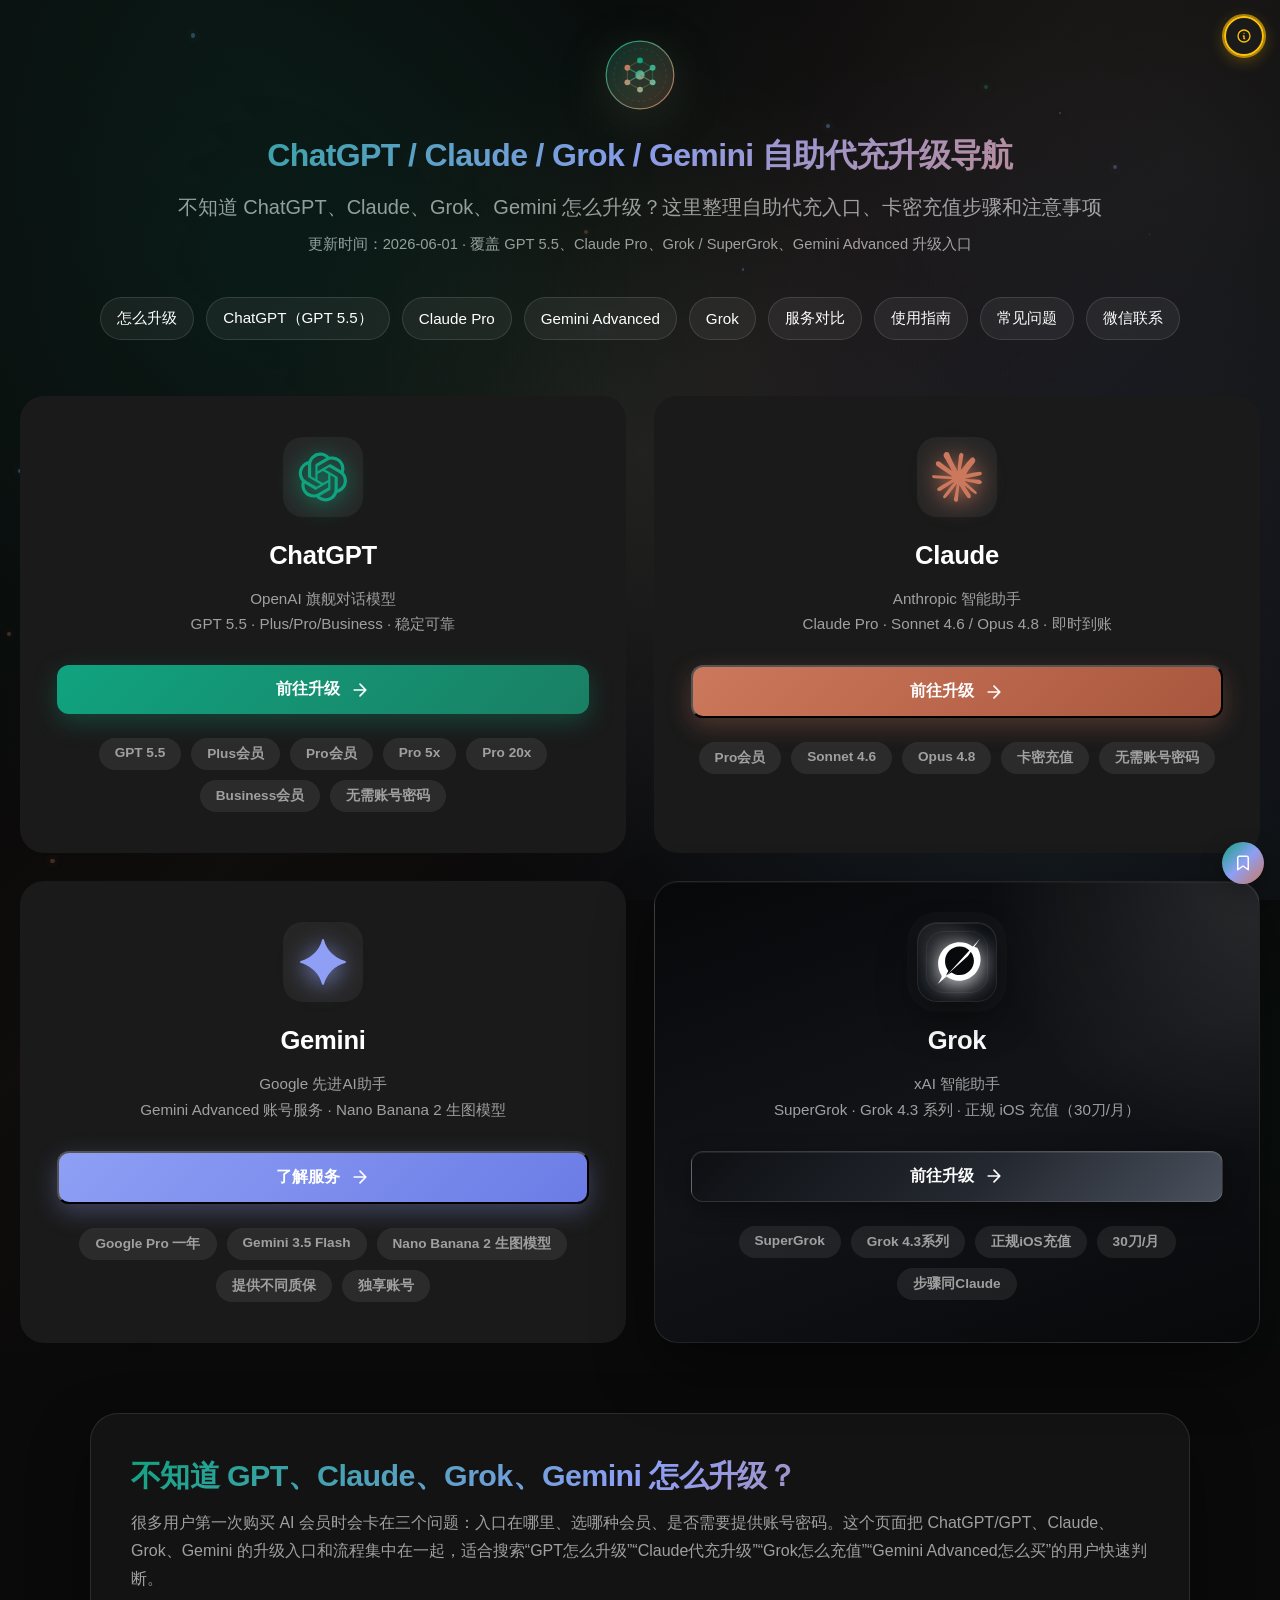
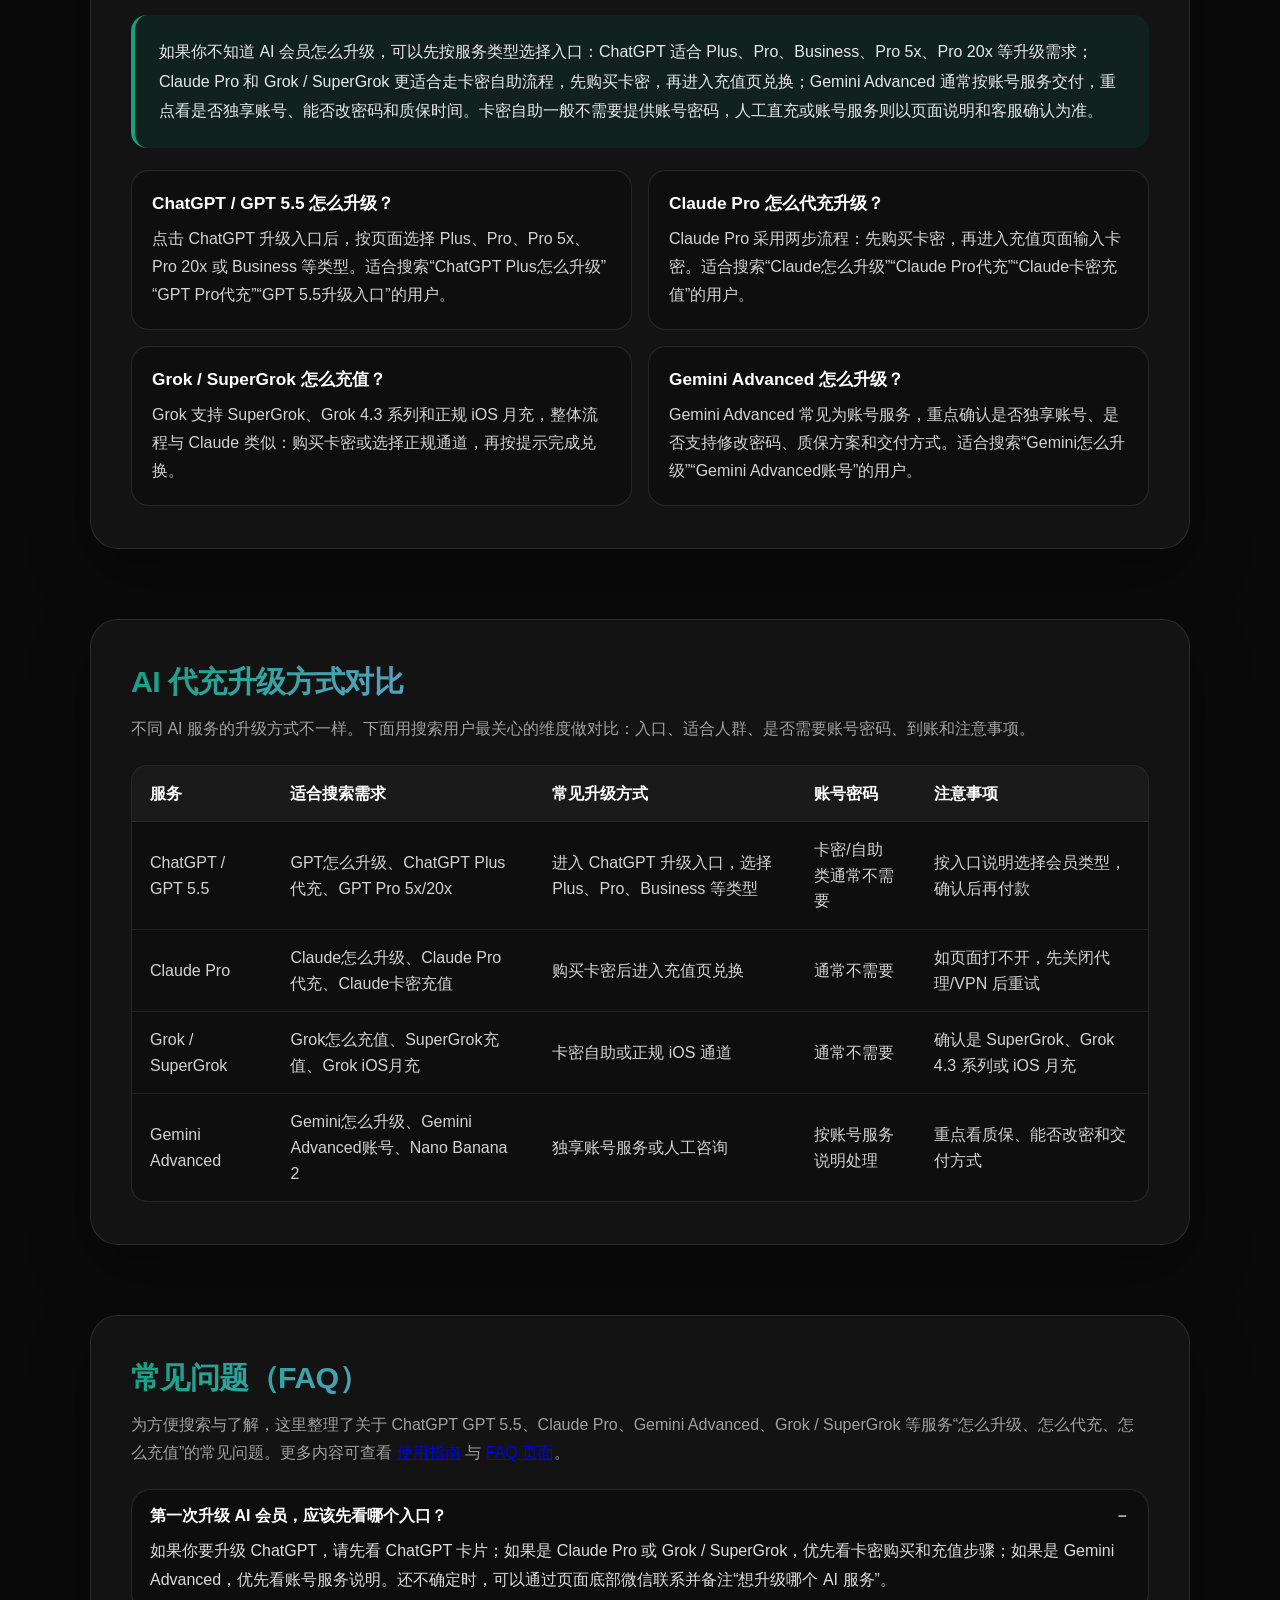
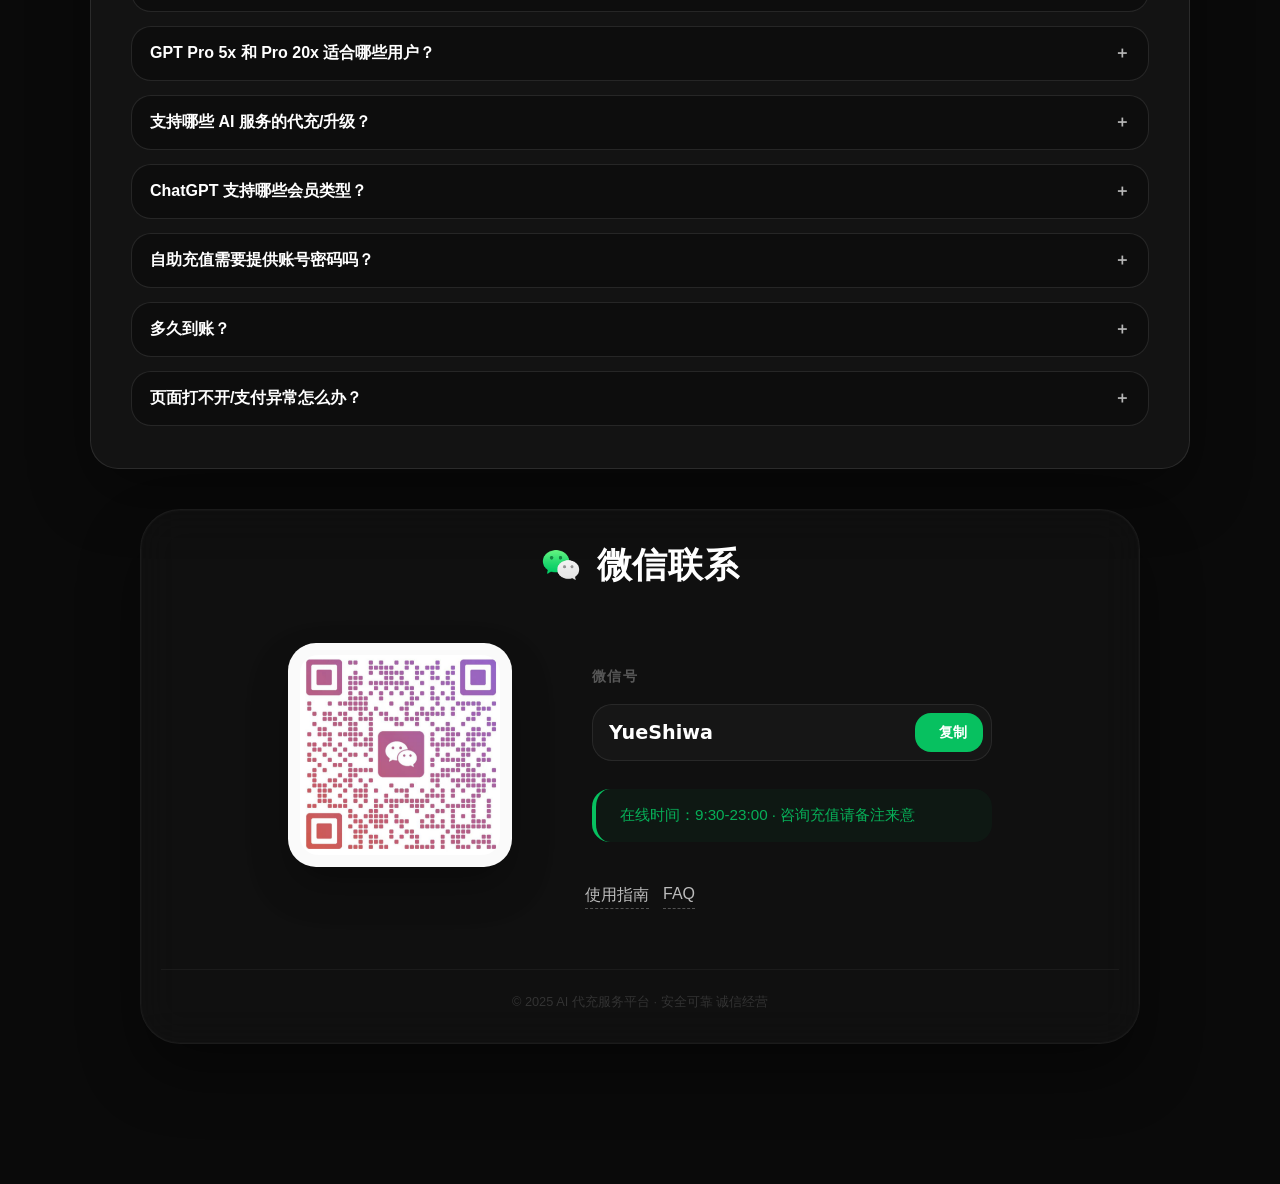
<file: index.html>
<!DOCTYPE html>
<html lang="zh-CN">
<head>
    <meta charset="UTF-8">
    <meta name="viewport" content="width=device-width, initial-scale=1.0">
    <title>ChatGPT/Claude/Grok/Gemini 怎么升级 | GPT 5.5 代充升级导航</title>
    <meta name="description" content="不知道 ChatGPT、Claude、Grok、Gemini 怎么升级？这里整理 GPT 5.5、Claude Pro、Grok/SuperGrok、Gemini Advanced 的自助代充、卡密充值、账号服务入口、步骤、到账时间和注意事项，适合第一次升级 AI 会员的用户。">
    <meta name="keywords" content="ChatGPT怎么升级,GPT怎么升级,GPT代充升级,ChatGPT代充,ChatGPT Plus代充,ChatGPT Pro代充,GPT Pro 5x,GPT Pro 20x,Claude怎么升级,Claude Pro代充,Grok怎么升级,Grok充值,SuperGrok充值,Gemini怎么升级,Gemini Advanced代充,AI会员升级,AI代充,自助代充,卡密充值,AI充值服务">
    <meta name="author" content="AI 充值服务平台">
    <meta name="creator" content="AI 充值服务平台">
    <meta name="publisher" content="AI 充值服务平台">
    <meta name="robots" content="index, follow">
    <meta name="googlebot" content="index, follow, max-video-preview:-1, max-image-preview:large, max-snippet:-1">
    <meta name="format-detection" content="telephone=no, address=no, email=no">
    <meta name="theme-color" content="#0b1220">

    <link rel="canonical" href="https://www.gptclaude.top/">
    <link rel="alternate" hreflang="zh-CN" href="https://www.gptclaude.top/">
    <link rel="alternate" hreflang="x-default" href="https://www.gptclaude.top/">

    <meta property="og:title" content="ChatGPT / Claude / Gemini / Grok 怎么升级">
    <meta property="og:description" content="面向第一次升级 AI 会员的用户：整理 GPT 5.5、Claude Pro、Gemini Advanced、Grok / SuperGrok 的自助代充入口、卡密步骤、到账时间和注意事项。">
    <meta property="og:type" content="website">
    <meta property="og:locale" content="zh_CN">
    <meta property="og:site_name" content="AI 自助代充升级导航">
    <meta property="og:url" content="https://www.gptclaude.top/">
    <meta property="og:image" content="https://www.gptclaude.top/images/og-image.png">
    <meta property="og:image:width" content="1200">
    <meta property="og:image:height" content="630">
    <meta property="og:image:alt" content="AI 自助代充升级导航">

    <meta name="twitter:card" content="summary_large_image">
    <meta name="twitter:title" content="ChatGPT / Claude / Gemini / Grok 怎么升级">
    <meta name="twitter:description" content="不知道 AI 会员怎么升级？这里整理 GPT、Claude、Gemini、Grok 的自助代充入口、卡密流程、账号服务和注意事项。">
    <meta name="twitter:image" content="https://www.gptclaude.top/images/og-image.png">

    <link rel="icon" type="image/svg+xml" href="images/logo.svg">
    <link rel="apple-touch-icon" href="images/logo.svg">
    <link rel="stylesheet" href="css/style.css">

    <script type="application/ld+json">
        {
            "@context": "https://schema.org",
            "@graph": [
                {
                    "@type": "Organization",
                    "@id": "https://www.gptclaude.top/#organization",
                    "name": "AI 自助代充升级导航",
                    "url": "https://www.gptclaude.top/",
                    "logo": {
                        "@type": "ImageObject",
                        "url": "https://www.gptclaude.top/images/logo.svg"
                    },
                    "contactPoint": {
                        "@type": "ContactPoint",
                        "contactType": "customer support",
                        "availableLanguage": "zh-CN"
                    }
                },
                {
                    "@type": "WebSite",
                    "@id": "https://www.gptclaude.top/#website",
                    "url": "https://www.gptclaude.top/",
                    "name": "AI 自助代充升级导航",
                    "description": "面向不知道 ChatGPT、Claude、Grok、Gemini 怎么升级的用户，整理 GPT 代充升级、Claude Pro 卡密充值、Grok / SuperGrok 充值、Gemini Advanced 账号服务的入口和步骤。",
                    "publisher": {
                        "@id": "https://www.gptclaude.top/#organization"
                    },
                    "inLanguage": "zh-CN"
                },
                {
                    "@type": "WebPage",
                    "@id": "https://www.gptclaude.top/#webpage",
                    "url": "https://www.gptclaude.top/",
                    "name": "ChatGPT / Claude / Gemini / Grok 怎么升级",
                    "description": "提供 ChatGPT GPT 5.5、Claude Pro、Gemini Advanced、Grok / SuperGrok 的自助代充入口、卡密充值步骤、账号服务说明、到账时间与网络环境注意事项。",
                    "isPartOf": {
                        "@id": "https://www.gptclaude.top/#website"
                    },
                    "inLanguage": "zh-CN",
                    "dateModified": "2026-06-01",
                    "about": [
                        "ChatGPT怎么升级",
                        "GPT代充升级",
                        "Claude怎么升级",
                        "Gemini怎么升级",
                        "Grok怎么充值"
                    ],
                    "primaryImageOfPage": {
                        "@type": "ImageObject",
                        "url": "https://www.gptclaude.top/images/og-image.png",
                        "width": 1200,
                        "height": 630
                    }
                },
                {
                    "@type": "Service",
                    "@id": "https://www.gptclaude.top/#ai-upgrade-service",
                    "name": "AI 会员自助代充升级导航",
                    "serviceType": "AI会员升级与代充导航",
                    "provider": {
                        "@id": "https://www.gptclaude.top/#organization"
                    },
                    "areaServed": "CN",
                    "availableChannel": {
                        "@type": "ServiceChannel",
                        "serviceUrl": "https://www.gptclaude.top/#contact"
                    },
                    "hasOfferCatalog": {
                        "@type": "OfferCatalog",
                        "name": "AI 会员升级服务入口",
                        "itemListElement": [
                            {
                                "@type": "Offer",
                                "itemOffered": {
                                    "@type": "Service",
                                    "name": "ChatGPT Plus / Pro / Business 代充升级"
                                }
                            },
                            {
                                "@type": "Offer",
                                "itemOffered": {
                                    "@type": "Service",
                                    "name": "Claude Pro 卡密充值"
                                }
                            },
                            {
                                "@type": "Offer",
                                "itemOffered": {
                                    "@type": "Service",
                                    "name": "Gemini Advanced 账号服务"
                                }
                            },
                            {
                                "@type": "Offer",
                                "itemOffered": {
                                    "@type": "Service",
                                    "name": "Grok / SuperGrok 充值"
                                }
                            }
                        ]
                    }
                },
                {
                    "@type": "BreadcrumbList",
                    "@id": "https://www.gptclaude.top/#breadcrumb",
                    "itemListElement": [
                        {
                            "@type": "ListItem",
                            "position": 1,
                            "name": "AI 会员升级导航",
                            "item": "https://www.gptclaude.top/"
                        }
                    ]
                },
                {
                    "@type": "FAQPage",
                    "@id": "https://www.gptclaude.top/#faq",
                    "inLanguage": "zh-CN",
                    "mainEntity": [
                        {
                            "@type": "Question",
                            "name": "第一次升级 AI 会员，应该先看哪个入口？",
                            "acceptedAnswer": {
                                "@type": "Answer",
                                "text": "如果要升级 ChatGPT，请先看 ChatGPT 卡片；如果是 Claude Pro 或 Grok / SuperGrok，优先看卡密购买和充值步骤；如果是 Gemini Advanced，优先看账号服务说明。还不确定时，可以通过页面底部微信联系并备注想升级的 AI 服务。"
                            }
                        },
                        {
                            "@type": "Question",
                            "name": "GPT Pro 5x 和 Pro 20x 适合哪些用户？",
                            "acceptedAnswer": {
                                "@type": "Answer",
                                "text": "Pro 5x、Pro 20x 是面向更高额度或更高频使用需求的 GPT Pro 相关服务标签。具体可用额度、价格和交付方式会随渠道变化，建议进入 ChatGPT 升级入口或联系客服确认当前方案。"
                            }
                        },
                        {
                            "@type": "Question",
                            "name": "支持哪些 AI 服务的代充/升级？",
                            "acceptedAnswer": {
                                "@type": "Answer",
                                "text": "当前页面提供 ChatGPT GPT 5.5（Plus/Pro/Business）、Claude Pro（Sonnet 4.6 / Opus 4.8）、Gemini Advanced（Nano Banana 2 生图模型）、Grok（含 SuperGrok、Grok 4.3 系列、正规 iOS 充值 30刀/月）等服务的自助入口与操作说明，并会根据实际情况更新其他服务（如 Cursor Pro 等）的指引。"
                            }
                        },
                        {
                            "@type": "Question",
                            "name": "ChatGPT 支持哪些会员类型？",
                            "acceptedAnswer": {
                                "@type": "Answer",
                                "text": "支持 Plus会员、Pro会员、Pro 5x、Pro 20x、Business会员 等不同类型的升级/代充需求；具体以页面入口与说明为准。"
                            }
                        },
                        {
                            "@type": "Question",
                            "name": "自助充值需要提供账号密码吗？",
                            "acceptedAnswer": {
                                "@type": "Answer",
                                "text": "卡密自助充值一般不需要提供账号密码；如选择账号服务（例如 Gemini 独享账号服务），将按说明提供账号并支持质保服务。"
                            }
                        },
                        {
                            "@type": "Question",
                            "name": "多久到账？",
                            "acceptedAnswer": {
                                "@type": "Answer",
                                "text": "通常 1–2 分钟到账；具体以网络环境与服务状态为准。"
                            }
                        },
                        {
                            "@type": "Question",
                            "name": "页面打不开/支付异常怎么办？",
                            "acceptedAnswer": {
                                "@type": "Answer",
                                "text": "如果当前开启代理/VPN 导致页面无法加载，请尝试关闭代理后重试；也可以通过页面底部微信联系客服协助处理。"
                            }
                        }
                    ]
                }
            ]
        }
    </script>
</head>
<body>
    <div class="container">
        <!-- 背景装饰 -->
        <div class="bg-decoration"></div>

        <!-- 主标题 -->
        <header class="header">
            <div class="header-logo">
                <img src="images/logo.svg" alt="AI代充平台Logo" class="main-logo">
            </div>
            <h1 class="main-title">ChatGPT / Claude / Grok / Gemini 自助代充升级导航</h1>
            <p class="subtitle">不知道 ChatGPT、Claude、Grok、Gemini 怎么升级？这里整理自助代充入口、卡密充值步骤和注意事项</p>
            <p class="last-updated">更新时间：2026-06-01 · 覆盖 GPT 5.5、Claude Pro、Grok / SuperGrok、Gemini Advanced 升级入口</p>
        </header>

        <nav class="quick-nav" aria-label="页面导航">
            <a class="quick-link" href="#upgrade-guide">怎么升级</a>
            <a class="quick-link" href="#chatgpt">ChatGPT（GPT 5.5）</a>
            <a class="quick-link" href="#claude">Claude Pro</a>
            <a class="quick-link" href="#gemini">Gemini Advanced</a>
            <a class="quick-link" href="#grok">Grok</a>
            <a class="quick-link" href="#service-compare">服务对比</a>
            <a class="quick-link" href="guide.html">使用指南</a>
            <a class="quick-link" href="#faq">常见问题</a>
            <a class="quick-link" href="#contact">微信联系</a>
        </nav>

        <!-- 右上角公告按钮 -->
        <button class="announcement-btn" onclick="openPriceModal()" title="查看人工充值价格">
            <svg class="announcement-btn-icon" viewBox="0 0 24 24" fill="none" xmlns="http://www.w3.org/2000/svg">
                <path d="M13 16H12V12H11M12 8H12.01M21 12C21 16.9706 16.9706 21 12 21C7.02944 21 3 16.9706 3 12C3 7.02944 7.02944 3 12 3C16.9706 3 21 7.02944 21 12Z" stroke="currentColor" stroke-width="2" stroke-linecap="round" stroke-linejoin="round"/>
            </svg>
            <span class="announcement-btn-text">公告</span>
        </button>

        <!-- 浮动收藏按钮 -->
        <button class="bookmark-btn" id="bookmarkBtn" title="收藏本页面">
            <svg class="bookmark-icon" viewBox="0 0 24 24" fill="none" xmlns="http://www.w3.org/2000/svg">
                <path d="M19 21L12 16L5 21V5C5 4.46957 5.21071 3.96086 5.58579 3.58579C5.96086 3.21071 6.46957 3 7 3H17C17.5304 3 18.0391 3.21071 18.4142 3.58579C18.7893 3.96086 19 4.46957 19 5V21Z" stroke="currentColor" stroke-width="2" stroke-linecap="round" stroke-linejoin="round"/>
            </svg>
            <span class="bookmark-text">收藏</span>
        </button>

        <!-- 主内容区域 -->
        <main class="main-content">
            <!-- ChatGPT 区域 -->
            <div class="service-card gpt-card" id="chatgpt" aria-labelledby="chatgptTitle">
                <div class="card-inner">
                    <div class="logo-container">
                        <svg class="logo gpt-logo" viewBox="0 0 41 41" fill="none" xmlns="http://www.w3.org/2000/svg">
                            <path d="M37.5324 16.8707C37.9808 15.5241 38.1363 14.0974 37.9886 12.6859C37.8409 11.2744 37.3934 9.91076 36.676 8.68622C35.6126 6.83404 33.9882 5.3676 32.0373 4.4985C30.0864 3.62941 27.9098 3.40259 25.8215 3.85078C24.8796 2.7893 23.7219 1.94125 22.4257 1.36341C21.1295 0.785575 19.7249 0.491269 18.3058 0.500197C16.1708 0.495044 14.0893 1.16803 12.3614 2.42214C10.6335 3.67624 9.34853 5.44666 8.6917 7.47815C7.30085 7.76286 5.98686 8.3414 4.8377 9.17505C3.68854 10.0087 2.73073 11.0782 2.02839 12.312C0.956464 14.1591 0.498905 16.2988 0.721698 18.4228C0.944492 20.5467 1.83612 22.5449 3.268 24.1293C2.81966 25.4759 2.66413 26.9026 2.81182 28.3141C2.95951 29.7256 3.40701 31.0892 4.12437 32.3138C5.18791 34.1659 6.8123 35.6322 8.76321 36.5013C10.7141 37.3704 12.8907 37.5973 14.9789 37.1492C15.9208 38.2107 17.0786 39.0587 18.3747 39.6366C19.6709 40.2144 21.0755 40.5087 22.4946 40.4998C24.6307 40.5054 26.7133 39.8321 28.4418 38.5772C30.1704 37.3223 31.4556 35.5506 32.1119 33.5179C33.5027 33.2332 34.8167 32.6547 35.9659 31.821C37.115 30.9874 38.0728 29.9178 38.7752 28.684C39.8458 26.8371 40.3023 24.6979 40.0789 22.5748C39.8556 20.4517 38.9639 18.4544 37.5324 16.8707ZM22.4978 37.8849C20.7443 37.8874 19.0459 37.2733 17.6994 36.1501C17.7601 36.117 17.8666 36.0586 17.936 36.0161L25.9004 31.4156C26.1003 31.3019 26.2663 31.137 26.3813 30.9378C26.4964 30.7386 26.5563 30.5124 26.5549 30.2825V19.0542L29.9213 20.998C29.9389 21.0068 29.9541 21.0198 29.9656 21.0359C29.977 21.052 29.9842 21.0707 29.9867 21.0902V30.3889C29.9842 32.375 29.1946 34.2791 27.7909 35.6841C26.3872 37.0892 24.4838 37.8806 22.4978 37.8849ZM6.39227 31.0064C5.51397 29.4888 5.19742 27.7107 5.49804 25.9832C5.55718 26.0187 5.66048 26.0818 5.73461 26.1244L13.699 30.7248C13.8975 30.8408 14.1233 30.902 14.3532 30.902C14.583 30.902 14.8088 30.8408 15.0073 30.7248L24.731 25.1103V28.9979C24.7321 29.0177 24.7283 29.0376 24.7199 29.0556C24.7115 29.0736 24.6988 29.0893 24.6829 29.1012L16.6317 33.7497C14.9096 34.7416 12.8643 35.0097 10.9447 34.4954C9.02506 33.9811 7.38785 32.7263 6.39227 31.0064ZM4.29707 13.6194C5.17156 12.0998 6.55279 10.9364 8.19885 10.3327C8.19885 10.4013 8.19491 10.5228 8.19491 10.6071V19.808C8.19351 20.0378 8.25334 20.2638 8.36823 20.4629C8.48312 20.6619 8.64893 20.8267 8.84863 20.9404L18.5723 26.5542L15.206 28.4979C15.1894 28.5089 15.1703 28.5155 15.1505 28.5173C15.1307 28.5191 15.1107 28.516 15.0924 28.5082L7.04046 23.8557C5.32135 22.8601 4.06716 21.2235 3.55289 19.3046C3.03862 17.3858 3.30624 15.3413 4.29707 13.6194ZM31.955 20.0556L22.2312 14.4411L25.5976 12.4981C25.6142 12.4872 25.6333 12.4805 25.6531 12.4787C25.6729 12.4769 25.6928 12.4801 25.7111 12.4879L33.7631 17.1364C34.9967 17.849 36.0017 18.8982 36.6606 20.1613C37.3194 21.4244 37.6047 22.849 37.4832 24.2684C37.3617 25.6878 36.8382 27.0432 35.9743 28.1759C35.1103 29.3086 33.9415 30.1717 32.6047 30.6641C32.6047 30.5947 32.6047 30.4733 32.6047 30.3889V21.188C32.6066 20.9586 32.5474 20.7328 32.4332 20.5338C32.319 20.3348 32.154 20.1698 31.955 20.0556ZM35.3055 15.0128C35.2464 14.9765 35.1431 14.9142 35.069 14.8717L27.1045 10.2712C26.906 10.1554 26.6803 10.0943 26.4504 10.0943C26.2206 10.0943 25.9948 10.1554 25.7963 10.2712L16.0726 15.8858V11.9982C16.0715 11.9783 16.0753 11.9585 16.0837 11.9405C16.0921 11.9225 16.1048 11.9068 16.1207 11.8949L24.1719 7.25025C25.4053 6.53903 26.8158 6.19376 28.2383 6.25482C29.6608 6.31589 31.0364 6.78077 32.2044 7.59508C33.3723 8.40939 34.2842 9.53945 34.8334 10.8531C35.3826 12.1667 35.5464 13.6095 35.3055 15.0128ZM14.2424 21.9419L10.8752 19.9981C10.8576 19.9893 10.8423 19.9763 10.8309 19.9602C10.8195 19.9441 10.8122 19.9254 10.8098 19.9058V10.6071C10.8107 9.18295 11.2173 7.78848 11.9819 6.58696C12.7466 5.38544 13.8377 4.42659 15.1275 3.82264C16.4173 3.21869 17.8524 2.99464 19.2649 3.1767C20.6775 3.35876 22.0089 3.93941 23.1034 4.85067C23.0427 4.88379 22.937 4.94215 22.8668 4.98473L14.9024 9.58517C14.7025 9.69878 14.5366 9.86356 14.4215 10.0626C14.3065 10.2616 14.2466 10.4877 14.2479 10.7175L14.2424 21.9419ZM16.071 17.9991L20.4018 15.4978L24.7325 17.9975V22.9985L20.4018 25.4983L16.071 22.9985V17.9991Z" fill="currentColor"/>
                        </svg>
                    </div>
                    <h2 class="service-title" id="chatgptTitle">ChatGPT</h2>
                    <p class="service-desc">OpenAI 旗舰对话模型<br/>GPT 5.5 · Plus/Pro/Business · 稳定可靠</p>
                    <a href="https://gptplus.uno" target="_blank" rel="noopener noreferrer" class="btn btn-gpt">
                        <span>前往升级</span>
                        <svg class="btn-icon" viewBox="0 0 24 24" fill="none" xmlns="http://www.w3.org/2000/svg">
                            <path d="M5 12H19M19 12L12 5M19 12L12 19" stroke="currentColor" stroke-width="2" stroke-linecap="round" stroke-linejoin="round"/>
                        </svg>
                    </a>
                    <div class="features">
                        <span class="feature-tag">GPT 5.5</span>
                        <span class="feature-tag">Plus会员</span>
                        <span class="feature-tag">Pro会员</span>
                        <span class="feature-tag">Pro 5x</span>
                        <span class="feature-tag">Pro 20x</span>
                        <span class="feature-tag">Business会员</span>
                        <span class="feature-tag">无需账号密码</span>
                    </div>
                </div>
            </div>

            <!-- 第一条分割线 -->
            <div class="divider divider-1"></div>

            <!-- Claude 区域 -->
            <div class="service-card claude-card" id="claude" aria-labelledby="claudeTitle">
                <div class="card-inner">
                    <div class="logo-container">
                        <svg class="logo claude-logo" viewBox="0 0 24 24" xmlns="http://www.w3.org/2000/svg">
                            <title>Claude</title>
                            <path d="M4.709 15.955l4.72-2.647.08-.23-.08-.128H9.2l-.79-.048-2.698-.073-2.339-.097-2.266-.122-.571-.121L0 11.784l.055-.352.48-.321.686.06 1.52.103 2.278.158 1.652.097 2.449.255h.389l.055-.157-.134-.098-.103-.097-2.358-1.596-2.552-1.688-1.336-.972-.724-.491-.364-.462-.158-1.008.656-.722.881.06.225.061.893.686 1.908 1.476 2.491 1.833.365.304.145-.103.019-.073-.164-.274-1.355-2.446-1.446-2.49-.644-1.032-.17-.619a2.97 2.97 0 01-.104-.729L6.283.134 6.696 0l.996.134.42.364.62 1.414 1.002 2.229 1.555 3.03.456.898.243.832.091.255h.158V9.01l.128-1.706.237-2.095.23-2.695.08-.76.376-.91.747-.492.584.28.48.685-.067.444-.286 1.851-.559 2.903-.364 1.942h.212l.243-.242.985-1.306 1.652-2.064.73-.82.85-.904.547-.431h1.033l.76 1.129-.34 1.166-1.064 1.347-.881 1.142-1.264 1.7-.79 1.36.073.11.188-.02 2.856-.606 1.543-.28 1.841-.315.833.388.091.395-.328.807-1.969.486-2.309.462-3.439.813-.042.03.049.061 1.549.146.662.036h1.622l3.02.225.79.522.474.638-.079.485-1.215.62-1.64-.389-3.829-.91-1.312-.329h-.182v.11l1.093 1.068 2.006 1.81 2.509 2.33.127.578-.322.455-.34-.049-2.205-1.657-.851-.747-1.926-1.62h-.128v.17l.444.649 2.345 3.521.122 1.08-.17.353-.608.213-.668-.122-1.374-1.925-1.415-2.167-1.143-1.943-.14.08-.674 7.254-.316.37-.729.28-.607-.461-.322-.747.322-1.476.389-1.924.315-1.53.286-1.9.17-.632-.012-.042-.14.018-1.434 1.967-2.18 2.945-1.726 1.845-.414.164-.717-.37.067-.662.401-.589 2.388-3.036 1.44-1.882.93-1.086-.006-.158h-.055L4.132 18.56l-1.13.146-.487-.456.061-.746.231-.243 1.908-1.312-.006.006z" fill="currentColor" fill-rule="nonzero"></path>
                        </svg>
                    </div>
                    <h2 class="service-title" id="claudeTitle">Claude</h2>
                    <p class="service-desc">Anthropic 智能助手<br/>Claude Pro · Sonnet 4.6 / Opus 4.8 · 即时到账</p>
                    <button class="btn btn-claude" onclick="openClaudeModal()">
                        <span>前往升级</span>
                        <svg class="btn-icon" viewBox="0 0 24 24" fill="none" xmlns="http://www.w3.org/2000/svg">
                            <path d="M5 12H19M19 12L12 5M19 12L12 19" stroke="currentColor" stroke-width="2" stroke-linecap="round" stroke-linejoin="round"/>
                        </svg>
                    </button>
                    <div class="features">
                        <span class="feature-tag">Pro会员</span>
                        <span class="feature-tag">Sonnet 4.6</span>
                        <span class="feature-tag">Opus 4.8</span>
                        <span class="feature-tag">卡密充值</span>
                        <span class="feature-tag">无需账号密码</span>
                    </div>
                </div>
            </div>

            <!-- 第二条分割线 -->
            <div class="divider divider-2"></div>

            <!-- Gemini 区域 -->
            <div class="service-card gemini-card" id="gemini" aria-labelledby="geminiTitle">
                <div class="card-inner">
                    <div class="logo-container">
                        <svg class="logo gemini-logo" viewBox="0 0 24 24" fill="none" xmlns="http://www.w3.org/2000/svg">
                            <path d="M20.616 10.835a14.147 14.147 0 01-4.45-3.001 14.111 14.111 0 01-3.678-6.452.503.503 0 00-.975 0 14.134 14.134 0 01-3.679 6.452 14.155 14.155 0 01-4.45 3.001c-.65.28-1.318.505-2.002.678a.502.502 0 000 .975c.684.172 1.35.397 2.002.677a14.147 14.147 0 014.45 3.001 14.112 14.112 0 013.679 6.453.502.502 0 00.975 0c.172-.685.397-1.351.677-2.003a14.145 14.145 0 013.001-4.45 14.113 14.113 0 016.453-3.678.503.503 0 000-.975 13.245 13.245 0 01-2.003-.678z" fill="currentColor"/>
                        </svg>
                    </div>
                    <h2 class="service-title" id="geminiTitle">Gemini</h2>
                    <p class="service-desc">Google 先进AI助手<br/>Gemini Advanced 账号服务 · Nano Banana 2 生图模型</p>
                    <button class="btn btn-gemini" onclick="openGeminiShop()">
                        <span>了解服务</span>
                        <svg class="btn-icon" viewBox="0 0 24 24" fill="none" xmlns="http://www.w3.org/2000/svg">
                            <path d="M5 12H19M19 12L12 5M19 12L12 19" stroke="currentColor" stroke-width="2" stroke-linecap="round" stroke-linejoin="round"/>
                        </svg>
                    </button>
                    <div class="features">
                        <span class="feature-tag">Google Pro 一年</span>
                        <span class="feature-tag">Gemini 3.5 Flash</span>
                        <span class="feature-tag">Nano Banana 2 生图模型</span>
                        <span class="feature-tag">提供不同质保</span>
                        <span class="feature-tag">独享账号</span>
                    </div>
                </div>
            </div>

            <!-- 第三条分割线 -->
            <div class="divider divider-3"></div>

            <!-- Grok 区域 -->
            <div class="service-card grok-card" id="grok" aria-labelledby="grokTitle">
                <div class="card-inner">
                    <div class="logo-container">
                        <img src="images/grok-logo.svg" alt="Grok logo" class="logo grok-logo grok-logo-image">
                    </div>
                    <h2 class="service-title" id="grokTitle">Grok</h2>
                    <p class="service-desc">xAI 智能助手<br/>SuperGrok · Grok 4.3 系列 · 正规 iOS 充值（30刀/月）</p>
                    <button class="btn btn-grok" onclick="openGrokModal()">
                        <span>前往升级</span>
                        <svg class="btn-icon" viewBox="0 0 24 24" fill="none" xmlns="http://www.w3.org/2000/svg">
                            <path d="M5 12H19M19 12L12 5M19 12L12 19" stroke="currentColor" stroke-width="2" stroke-linecap="round" stroke-linejoin="round"/>
                        </svg>
                    </button>
                    <div class="features">
                        <span class="feature-tag">SuperGrok</span>
                        <span class="feature-tag">Grok 4.3系列</span>
                        <span class="feature-tag">正规iOS充值</span>
                        <span class="feature-tag">30刀/月</span>
                        <span class="feature-tag">步骤同Claude</span>
                    </div>
                </div>
            </div>
        </main>

        <section class="seo-section" id="upgrade-guide" aria-labelledby="upgradeGuideTitle">
            <h2 class="seo-title" id="upgradeGuideTitle">不知道 GPT、Claude、Grok、Gemini 怎么升级？</h2>
            <p class="seo-intro">很多用户第一次购买 AI 会员时会卡在三个问题：入口在哪里、选哪种会员、是否需要提供账号密码。这个页面把 ChatGPT/GPT、Claude、Grok、Gemini 的升级入口和流程集中在一起，适合搜索“GPT怎么升级”“Claude代充升级”“Grok怎么充值”“Gemini Advanced怎么买”的用户快速判断。</p>
            <p class="geo-answer">如果你不知道 AI 会员怎么升级，可以先按服务类型选择入口：ChatGPT 适合 Plus、Pro、Business、Pro 5x、Pro 20x 等升级需求；Claude Pro 和 Grok / SuperGrok 更适合走卡密自助流程，先购买卡密，再进入充值页兑换；Gemini Advanced 通常按账号服务交付，重点看是否独享账号、能否改密码和质保时间。卡密自助一般不需要提供账号密码，人工直充或账号服务则以页面说明和客服确认为准。</p>

            <div class="seo-grid" aria-label="AI 会员升级入口说明">
                <article class="intent-card">
                    <h3>ChatGPT / GPT 5.5 怎么升级？</h3>
                    <p>点击 ChatGPT 升级入口后，按页面选择 Plus、Pro、Pro 5x、Pro 20x 或 Business 等类型。适合搜索“ChatGPT Plus怎么升级”“GPT Pro代充”“GPT 5.5升级入口”的用户。</p>
                </article>
                <article class="intent-card">
                    <h3>Claude Pro 怎么代充升级？</h3>
                    <p>Claude Pro 采用两步流程：先购买卡密，再进入充值页面输入卡密。适合搜索“Claude怎么升级”“Claude Pro代充”“Claude卡密充值”的用户。</p>
                </article>
                <article class="intent-card">
                    <h3>Grok / SuperGrok 怎么充值？</h3>
                    <p>Grok 支持 SuperGrok、Grok 4.3 系列和正规 iOS 月充，整体流程与 Claude 类似：购买卡密或选择正规通道，再按提示完成兑换。</p>
                </article>
                <article class="intent-card">
                    <h3>Gemini Advanced 怎么升级？</h3>
                    <p>Gemini Advanced 常见为账号服务，重点确认是否独享账号、是否支持修改密码、质保方案和交付方式。适合搜索“Gemini怎么升级”“Gemini Advanced账号”的用户。</p>
                </article>
            </div>
        </section>

        <section class="seo-section" id="service-compare" aria-labelledby="serviceCompareTitle">
            <h2 class="seo-title" id="serviceCompareTitle">AI 代充升级方式对比</h2>
            <p class="seo-intro">不同 AI 服务的升级方式不一样。下面用搜索用户最关心的维度做对比：入口、适合人群、是否需要账号密码、到账和注意事项。</p>
            <div class="seo-table-wrap">
                <table class="seo-table">
                    <thead>
                        <tr>
                            <th>服务</th>
                            <th>适合搜索需求</th>
                            <th>常见升级方式</th>
                            <th>账号密码</th>
                            <th>注意事项</th>
                        </tr>
                    </thead>
                    <tbody>
                        <tr>
                            <td>ChatGPT / GPT 5.5</td>
                            <td>GPT怎么升级、ChatGPT Plus代充、GPT Pro 5x/20x</td>
                            <td>进入 ChatGPT 升级入口，选择 Plus、Pro、Business 等类型</td>
                            <td>卡密/自助类通常不需要</td>
                            <td>按入口说明选择会员类型，确认后再付款</td>
                        </tr>
                        <tr>
                            <td>Claude Pro</td>
                            <td>Claude怎么升级、Claude Pro代充、Claude卡密充值</td>
                            <td>购买卡密后进入充值页兑换</td>
                            <td>通常不需要</td>
                            <td>如页面打不开，先关闭代理/VPN 后重试</td>
                        </tr>
                        <tr>
                            <td>Grok / SuperGrok</td>
                            <td>Grok怎么充值、SuperGrok充值、Grok iOS月充</td>
                            <td>卡密自助或正规 iOS 通道</td>
                            <td>通常不需要</td>
                            <td>确认是 SuperGrok、Grok 4.3 系列或 iOS 月充</td>
                        </tr>
                        <tr>
                            <td>Gemini Advanced</td>
                            <td>Gemini怎么升级、Gemini Advanced账号、Nano Banana 2</td>
                            <td>独享账号服务或人工咨询</td>
                            <td>按账号服务说明处理</td>
                            <td>重点看质保、能否改密和交付方式</td>
                        </tr>
                    </tbody>
                </table>
            </div>
        </section>

        <section class="seo-section" id="faq" aria-labelledby="faqTitle">
            <h2 class="seo-title" id="faqTitle">常见问题（FAQ）</h2>
            <p class="seo-intro">为方便搜索与了解，这里整理了关于 ChatGPT GPT 5.5、Claude Pro、Gemini Advanced、Grok / SuperGrok 等服务“怎么升级、怎么代充、怎么充值”的常见问题。更多内容可查看 <a href="guide.html">使用指南</a> 与 <a href="faq.html">FAQ 页面</a>。</p>

            <div class="faq-list">
                <details class="faq-item" open>
                    <summary>第一次升级 AI 会员，应该先看哪个入口？</summary>
                    <p>如果你要升级 ChatGPT，请先看 ChatGPT 卡片；如果是 Claude Pro 或 Grok / SuperGrok，优先看卡密购买和充值步骤；如果是 Gemini Advanced，优先看账号服务说明。还不确定时，可以通过页面底部微信联系并备注“想升级哪个 AI 服务”。</p>
                </details>

                <details class="faq-item">
                    <summary>GPT Pro 5x 和 Pro 20x 适合哪些用户？</summary>
                    <p>Pro 5x、Pro 20x 是面向更高额度或更高频使用需求的 GPT Pro 相关服务标签。具体可用额度、价格和交付方式会随渠道变化，建议进入 ChatGPT 升级入口或联系客服确认当前方案。</p>
                </details>

                <details class="faq-item">
                    <summary>支持哪些 AI 服务的代充/升级？</summary>
                    <p>当前页面提供 <strong>ChatGPT GPT 5.5</strong>（Plus/Pro/Business）、<strong>Claude Pro</strong>（Sonnet 4.6 / Opus 4.8）、<strong>Gemini Advanced</strong>（Nano Banana 2 生图模型）、<strong>Grok</strong>（含 SuperGrok、Grok 4.3 系列、正规 iOS 充值 30刀/月）等服务的自助入口与操作说明，并会根据实际情况更新其他服务（如 Cursor Pro 等）的指引。</p>
                </details>

                <details class="faq-item">
                    <summary>ChatGPT 支持哪些会员类型？</summary>
                    <p>支持 <strong>Plus会员</strong>、<strong>Pro会员</strong>、<strong>Pro 5x</strong>、<strong>Pro 20x</strong>、<strong>Business会员</strong> 等不同类型的升级/代充需求；具体以页面入口与说明为准。</p>
                </details>

                <details class="faq-item">
                    <summary>自助充值需要提供账号密码吗？</summary>
                    <p>卡密自助充值一般不需要提供账号密码；如选择账号服务（例如 Gemini 独享账号服务），将按说明提供账号并支持质保服务。</p>
                </details>

                <details class="faq-item">
                    <summary>多久到账？</summary>
                    <p>通常 1–2 分钟到账；具体以网络环境与服务状态为准。如遇异常，可通过 <a href="#contact">微信联系</a> 获得协助。</p>
                </details>

                <details class="faq-item">
                    <summary>页面打不开/支付异常怎么办？</summary>
                    <p>如果当前开启代理/VPN 导致页面无法加载，请尝试关闭代理后重试；也可以通过页面底部微信联系客服协助处理。</p>
                </details>
            </div>
        </section>

        <!-- 微信联系名片 -->
        <footer class="contact-card" id="contact">
            <div class="contact-header">
                <img src="images/wechat_logo.png" alt="微信图标" class="wechat-icon">
                <h3>微信联系</h3>
            </div>
            <div class="wechat-info">
                <div class="qr-code-container">
                    <img src="images/wechat-qr.png" alt="微信二维码" class="qr-code">
                </div>
                <div class="wechat-id-section">
                    <p class="wechat-label">微信号</p>
                    <div class="wechat-id-box">
                        <span class="wechat-id" id="wechatId">YueShiwa</span>
                        <button class="copy-btn" onclick="copyWechatId()" id="copyBtn" type="button">
                            <svg class="copy-icon" viewBox="0 0 24 24" fill="none" xmlns="http://www.w3.org/2000/svg">
                                <rect x="9" y="9" width="13" height="13" rx="2" stroke="currentColor" stroke-width="2" stroke-linecap="round" stroke-linejoin="round"/>
                                <path d="M5 15H4C3.46957 15 2.96086 14.7893 2.58579 14.4142C2.21071 14.0391 2 13.5304 2 13V4C2 3.46957 2.21071 2.96086 2.58579 2.58579C2.96086 2.21071 3.46957 2 4 2H13C13.5304 2 14.0391 2.21071 14.4142 2.58579C14.7893 2.96086 15 3.46957 15 4V5" stroke="currentColor" stroke-width="2" stroke-linecap="round" stroke-linejoin="round"/>
                            </svg>
                            <span class="copy-text">复制</span>
                        </button>
                    </div>
                    <p class="service-note">在线时间：9:30-23:00 · 咨询充值请备注来意</p>
                </div>
            </div>
            <div class="footer-links" aria-label="站点链接">
                <a href="guide.html">使用指南</a>
                <a href="faq.html">FAQ</a>
            </div>
            <p class="copyright">© 2025 AI 代充服务平台 · 安全可靠 诚信经营</p>
        </footer>

        <!-- 价格表弹窗 -->
        <div class="price-modal" id="priceModal">
            <div class="price-modal-overlay" onclick="closePriceModal()"></div>
            <div class="price-modal-content">
                <div class="price-modal-header">
                    <p class="modal-title">公告 - 人工充值价格表</p>
                    <button class="price-modal-close" onclick="closePriceModal()">×</button>
                </div>
                <div class="price-modal-body">
                    <div class="announcement-notice">
                        <svg class="notice-icon" viewBox="0 0 24 24" fill="none" xmlns="http://www.w3.org/2000/svg">
                            <path d="M13 16H12V12H11M12 8H12.01M21 12C21 16.9706 16.9706 21 12 21C7.02944 21 3 16.9706 3 12C3 7.02944 7.02944 3 12 3C16.9706 3 21 7.02944 21 12Z" stroke="currentColor" stroke-width="2" stroke-linecap="round" stroke-linejoin="round"/>
                        </svg>
                        <p>目前Claude、Gemini、Grok、Cursor没有低价渠道，有需要且能接受价格的添加客服进行人工充值。</p>
                    </div>
                    <table class="price-table">
                        <thead>
                            <tr>
                                <th>服务项目</th>
                                <th>官方价格</th>
                                <th>我们的价格</th>
                                <th>售后服务</th>
                            </tr>
                        </thead>
                        <tbody>
                            <tr>
                                <td>ChatGPT Pro</td>
                                <td>$200/月</td>
                                <td>¥1550/月</td>
                                <td>封号按剩余天数退款</td>
                            </tr>
                            <!-- <tr>
                                <td>Gemini Advanced</td>
                                <td>$19.99/月</td>
                                <td>¥185/月</td>
                                <td>无售后</td>
                            </tr> -->
                            <tr>
                                <td>SuperGrok（正规 iOS 充值）</td>
                                <td>$30/月</td>
                                <td>¥240/月</td>
                                <td>封号按剩余天数退款</td>
                            </tr>
                            <tr>
                                <td>Cursor Pro</td>
                                <td>$20/月</td>
                                <td>¥195/月</td>
                                <td>封号按剩余天数退款</td>
                            </tr>
                        </tbody>
                    </table>
                    <div class="price-notes">
                        <p>※ 以上价格为参考价格，实际价格会实时波动</p>
                        <p>人工充值 = 直充到您自己账号（需要提供号密码）</p>
                        <p>或提供 = 独享账 + 会员（可自行修改密码）</p>
                    </div>
                </div>
            </div>
        </div>

        <!-- Claude充值方式选择弹窗 -->
        <div class="claude-modal" id="claudeModal">
            <div class="claude-modal-overlay" onclick="closeClaudeModal()"></div>
            <div class="claude-modal-content">
                <div class="claude-modal-header">
                    <p class="modal-title">Claude自助代充步骤</p>
                    <button class="claude-modal-close" onclick="closeClaudeModal()">×</button>
                </div>
                <div class="claude-modal-body">
                    <div class="choice-cards">
                        <!-- 步骤1：购买卡密 -->
                        <div class="choice-card">
                            <div class="step-number">1</div>
                            <div class="choice-icon">
                                <svg viewBox="0 0 24 24" fill="none" xmlns="http://www.w3.org/2000/svg">
                                    <path d="M3 10H21M7 15H9M12 15H17M6 19H18C18.5304 19 19.0391 18.7893 19.4142 18.4142C19.7893 18.0391 20 17.5304 20 17V7C20 6.46957 19.7893 5.96086 19.4142 5.58579C19.0391 5.21071 18.5304 5 18 5H6C5.46957 5 4.96086 5.21071 4.58579 5.58579C4.21071 5.96086 4 6.46957 4 7V17C4 17.5304 4.21071 18.0391 4.58579 18.4142C4.96086 18.7893 5.46957 19 6 19Z" stroke="currentColor" stroke-width="2" stroke-linecap="round" stroke-linejoin="round"/>
                                </svg>
                            </div>
                            <h3 class="choice-title">购买卡密</h3>
                            <p class="choice-desc">自助购买充值卡密<br/>随时充值，方便快捷</p>
                            <ul class="choice-features">
                                <li>✓ 卡密销售托管至第三方发卡平台，保障权益</li>
                                <li>✓ 即时获取卡密</li>
                                <li>✓ 自助充值操作，无需提供账号</li>
                                <li>✓ 24小时可用，若打不开，请关闭代理重试</li>
                            </ul>
                            <a href="https://fe.dtyuedan.cn/shop/yueshi/y1wgu5" target="_blank" rel="noopener noreferrer" class="choice-btn choice-btn-primary">
                                <span>前往购买</span>
                                <svg viewBox="0 0 24 24" fill="none" xmlns="http://www.w3.org/2000/svg">
                                    <path d="M5 12H19M19 12L12 5M19 12L12 19" stroke="currentColor" stroke-width="2" stroke-linecap="round" stroke-linejoin="round"/>
                                </svg>
                            </a>
                        </div>

                        <!-- 箭头指示 -->
                        <div class="step-arrow">
                            <svg viewBox="0 0 24 24" fill="none" xmlns="http://www.w3.org/2000/svg">
                                <path d="M5 12H19M19 12L12 5M19 12L12 19" stroke="currentColor" stroke-width="3" stroke-linecap="round" stroke-linejoin="round"/>
                            </svg>
                        </div>

                        <!-- 步骤2：开始充值 -->
                        <div class="choice-card">
                            <div class="step-number">2</div>
                            <div class="choice-icon">
                                <svg viewBox="0 0 24 24" fill="none" xmlns="http://www.w3.org/2000/svg">
                                    <path d="M13 7H9C8.46957 7 7.96086 7.21071 7.58579 7.58579C7.21071 7.96086 7 8.46957 7 9V19C7 19.5304 7.21071 20.0391 7.58579 20.4142C7.96086 20.7893 8.46957 21 9 21H15C15.5304 21 16.0391 20.7893 16.4142 20.4142C16.7893 20.0391 17 19.5304 17 19V13M16 5L12 9M16 5H12M16 5V9" stroke="currentColor" stroke-width="2" stroke-linecap="round" stroke-linejoin="round"/>
                                </svg>
                            </div>
                            <h3 class="choice-title">开始充值</h3>
                            <p class="choice-desc">使用卡密自助充值<br/>简单快捷，即刻到账</p>
                            <ul class="choice-features">
                                <li>✓ 输入购买的卡密按照指引即可</li>
                                <li>✓ 一两分钟到账</li>
                                <li>✓ 操作简单</li>
                                <li>✓ 安全可靠</li>
                            </ul>
                            <a href="https://quickplus.vip/" target="_blank" rel="noopener noreferrer" class="choice-btn choice-btn-secondary">
                                <span>前往充值</span>
                                <svg viewBox="0 0 24 24" fill="none" xmlns="http://www.w3.org/2000/svg">
                                    <path d="M5 12H19M19 12L12 5M19 12L12 19" stroke="currentColor" stroke-width="2" stroke-linecap="round" stroke-linejoin="round"/>
                                </svg>
                            </a>
                        </div>
                    </div>
                </div>
            </div>
        </div>

        <!-- Grok充值方式选择弹窗 -->
        <div class="claude-modal" id="grokModal">
            <div class="claude-modal-overlay" onclick="closeGrokModal()"></div>
            <div class="claude-modal-content grok-modal-content">
                <div class="claude-modal-header grok-modal-header">
                    <p class="modal-title">Grok / SuperGrok 充值步骤</p>
                    <button class="claude-modal-close" onclick="closeGrokModal()">×</button>
                </div>
                <div class="claude-modal-body">
                    <div class="choice-cards">
                        <div class="choice-card grok-choice-card">
                            <div class="step-number step-number-grok">1</div>
                            <div class="choice-icon grok-choice-icon">
                                <svg viewBox="0 0 24 24" fill="none" xmlns="http://www.w3.org/2000/svg">
                                    <path d="M3 10H21M7 15H9M12 15H17M6 19H18C18.5304 19 19.0391 18.7893 19.4142 18.4142C19.7893 18.0391 20 17.5304 20 17V7C20 6.46957 19.7893 5.96086 19.4142 5.58579C19.0391 5.21071 18.5304 5 18 5H6C5.46957 5 4.96086 5.21071 4.58579 5.58579C4.21071 5.96086 4 6.46957 4 7V17C4 17.5304 4.21071 18.0391 4.58579 18.4142C4.96086 18.7893 5.46957 19 6 19Z" stroke="currentColor" stroke-width="2" stroke-linecap="round" stroke-linejoin="round"/>
                                </svg>
                            </div>
                            <h3 class="choice-title">购买卡密</h3>
                            <p class="choice-desc">自助购买 Grok / SuperGrok 充值卡密<br/>支持 Grok 4.3 系列与正规 iOS 月充</p>
                            <ul class="choice-features">
                                <li>✓ 支持 SuperGrok、Grok 4.3 系列</li>
                                <li>✓ 正规 iOS 充值通道，30刀/月</li>
                                <li>✓ 即时获取卡密，自助操作</li>
                                <li>✓ 无需提供账号密码</li>
                                <li>✓ 若打不开，请关闭代理后重试</li>
                            </ul>
                            <a href="https://fe.dtyuedan.cn/shop/yueshi/6d3hb5" target="_blank" rel="noopener noreferrer" class="choice-btn grok-choice-btn-primary">
                                <span>前往购买</span>
                                <svg viewBox="0 0 24 24" fill="none" xmlns="http://www.w3.org/2000/svg">
                                    <path d="M5 12H19M19 12L12 5M19 12L12 19" stroke="currentColor" stroke-width="2" stroke-linecap="round" stroke-linejoin="round"/>
                                </svg>
                            </a>
                        </div>

                        <div class="step-arrow grok-step-arrow">
                            <svg viewBox="0 0 24 24" fill="none" xmlns="http://www.w3.org/2000/svg">
                                <path d="M5 12H19M19 12L12 5M19 12L12 19" stroke="currentColor" stroke-width="3" stroke-linecap="round" stroke-linejoin="round"/>
                            </svg>
                        </div>

                        <div class="choice-card grok-choice-card">
                            <div class="step-number step-number-grok">2</div>
                            <div class="choice-icon grok-choice-icon">
                                <svg viewBox="0 0 24 24" fill="none" xmlns="http://www.w3.org/2000/svg">
                                    <path d="M13 7H9C8.46957 7 7.96086 7.21071 7.58579 7.58579C7.21071 7.96086 7 8.46957 7 9V19C7 19.5304 7.21071 20.0391 7.58579 20.4142C7.96086 20.7893 8.46957 21 9 21H15C15.5304 21 16.0391 20.7893 16.4142 20.4142C16.7893 20.0391 17 19.5304 17 19V13M16 5L12 9M16 5H12M16 5V9" stroke="currentColor" stroke-width="2" stroke-linecap="round" stroke-linejoin="round"/>
                                </svg>
                            </div>
                            <h3 class="choice-title">开始充值</h3>
                            <p class="choice-desc">使用卡密或正规 iOS 通道充值 Grok<br/>支持 SuperGrok，简单快捷</p>
                            <ul class="choice-features">
                                <li>✓ 输入购买的卡密后按指引操作即可</li>
                                <li>✓ 支持 SuperGrok / Grok 4.3 系列</li>
                                <li>✓ 正规 iOS 月充，官方价 30刀/月</li>
                                <li>✓ 一两分钟到账，流程与 Claude 相同</li>
                            </ul>
                            <a href="https://quickplus.vip/public/grok/" target="_blank" rel="noopener noreferrer" class="choice-btn grok-choice-btn-secondary">
                                <span>前往充值</span>
                                <svg viewBox="0 0 24 24" fill="none" xmlns="http://www.w3.org/2000/svg">
                                    <path d="M5 12H19M19 12L12 5M19 12L12 19" stroke="currentColor" stroke-width="2" stroke-linecap="round" stroke-linejoin="round"/>
                                </svg>
                            </a>
                        </div>
                    </div>
                </div>
            </div>
        </div>

        <!-- Gemini账号服务弹窗 -->
        <div class="claude-modal" id="geminiModal">
            <div class="claude-modal-overlay" onclick="closeGeminiModal()"></div>
            <div class="claude-modal-content">
                <div class="claude-modal-header">
                    <p class="modal-title">Gemini 账号服务说明</p>
                    <button class="claude-modal-close" onclick="closeGeminiModal()">×</button>
                </div>
                <div class="claude-modal-body">
                    <div class="choice-cards">
                        <div class="choice-card">
                            <div class="choice-icon" style="background: rgba(142, 159, 245, 0.15);">
                                <svg viewBox="0 0 24 24" fill="none" xmlns="http://www.w3.org/2000/svg" style="color: #8e9ff5;">
                                    <path d="M16 21V5C16 4.46957 15.7893 3.96086 15.4142 3.58579C15.0391 3.21071 14.5304 3 14 3H10C9.46957 3 8.96086 3.21071 8.58579 3.58579C8.21071 3.96086 8 4.46957 8 5V21M4 7H20M4 17H20M6 3H18C19.1046 3 20 3.89543 20 5V19C20 20.1046 19.1046 21 18 21H6C4.89543 21 4 20.1046 4 19V5C4 3.89543 4.89543 3 6 3Z" stroke="currentColor" stroke-width="2" stroke-linecap="round" stroke-linejoin="round"/>
                                </svg>
                            </div>
                            <h3 class="choice-title">账号服务</h3>
                            <p class="choice-desc">提供独享Gemini Advanced账号<br/>带质保，安全可靠</p>
                            <ul class="choice-features">
                                <li>✓ 独享账号，可自行修改密码</li>
                                <li>✓ Gemini Advanced会员</li>
                                <li>✓ 提供质保服务</li>
                                <li>✓ 人工服务，联系客服咨询</li>
                            </ul>
                            <a href="#" onclick="scrollToContact(); closeGeminiModal(); return false;" class="choice-btn choice-btn-primary">
                                <span>联系客服</span>
                                <svg viewBox="0 0 24 24" fill="none" xmlns="http://www.w3.org/2000/svg">
                                    <path d="M5 12H19M19 12L12 5M19 12L12 19" stroke="currentColor" stroke-width="2" stroke-linecap="round" stroke-linejoin="round"/>
                                </svg>
                            </a>
                        </div>
                    </div>
                </div>
            </div>
        </div>

        <!-- Gemini 商城跳转提示弹窗 (高级感升级版) -->
        <div class="claude-modal premium-modal" id="geminiShopModal">
            <div class="claude-modal-overlay" onclick="closeGeminiShopModal()"></div>
            <div class="claude-modal-content gemini-premium-content">
                <!-- 背景装饰流光 -->
                <div class="modal-glow"></div>

                <div class="claude-modal-header">
                    <div class="header-title-wrapper">
                        <span class="premium-badge">安全访问</span>
                        <p class="modal-title">即将进入商城</p>
                    </div>
                    <button class="claude-modal-close" onclick="closeGeminiShopModal()">×</button>
                </div>

                <div class="claude-modal-body">
                    <div class="premium-alert-icon">
                        <div class="icon-ring"></div>
                        <div class="icon-ring-outer"></div>
                        <svg viewBox="0 0 24 24" fill="none" xmlns="http://www.w3.org/2000/svg">
                            <path d="M12 8V12M12 16H12.01M21 12C21 16.9706 16.9706 21 12 21C7.02944 21 3 16.9706 3 12C3 7.02944 7.02944 3 12 3C16.9706 3 21 7.02944 21 12Z" stroke="currentColor" stroke-width="2" stroke-linecap="round" stroke-linejoin="round"/>
                        </svg>
                    </div>

                    <div class="premium-message">
                        <h3>网络环境提醒</h3>
                        <p>为了确保商城支付功能的正常使用，如果您当前开启了代理/VPN导致页面无法加载：</p>
                        <div class="tip-box">
                            <span class="tip-icon">💡</span>
                            <p>请尝试<strong>关闭代理</strong>后直接访问商城</p>
                        </div>
                    </div>

                    <button onclick="confirmGeminiShop()" class="premium-confirm-btn">
                        <span class="btn-shine"></span>
                        <span class="btn-text">立即前往商城</span>
                        <svg viewBox="0 0 24 24" fill="none" xmlns="http://www.w3.org/2000/svg" class="btn-arrow">
                            <path d="M5 12H19M19 12L12 5M19 12L12 19" stroke="currentColor" stroke-width="2" stroke-linecap="round" stroke-linejoin="round"/>
                        </svg>
                    </button>

                    <p class="auto-close-note">点击按钮后将为您新窗口打开链接</p>
                </div>
            </div>
        </div>
    </div>

    <script src="js/script.js"></script>
</body>
</html>
</file>
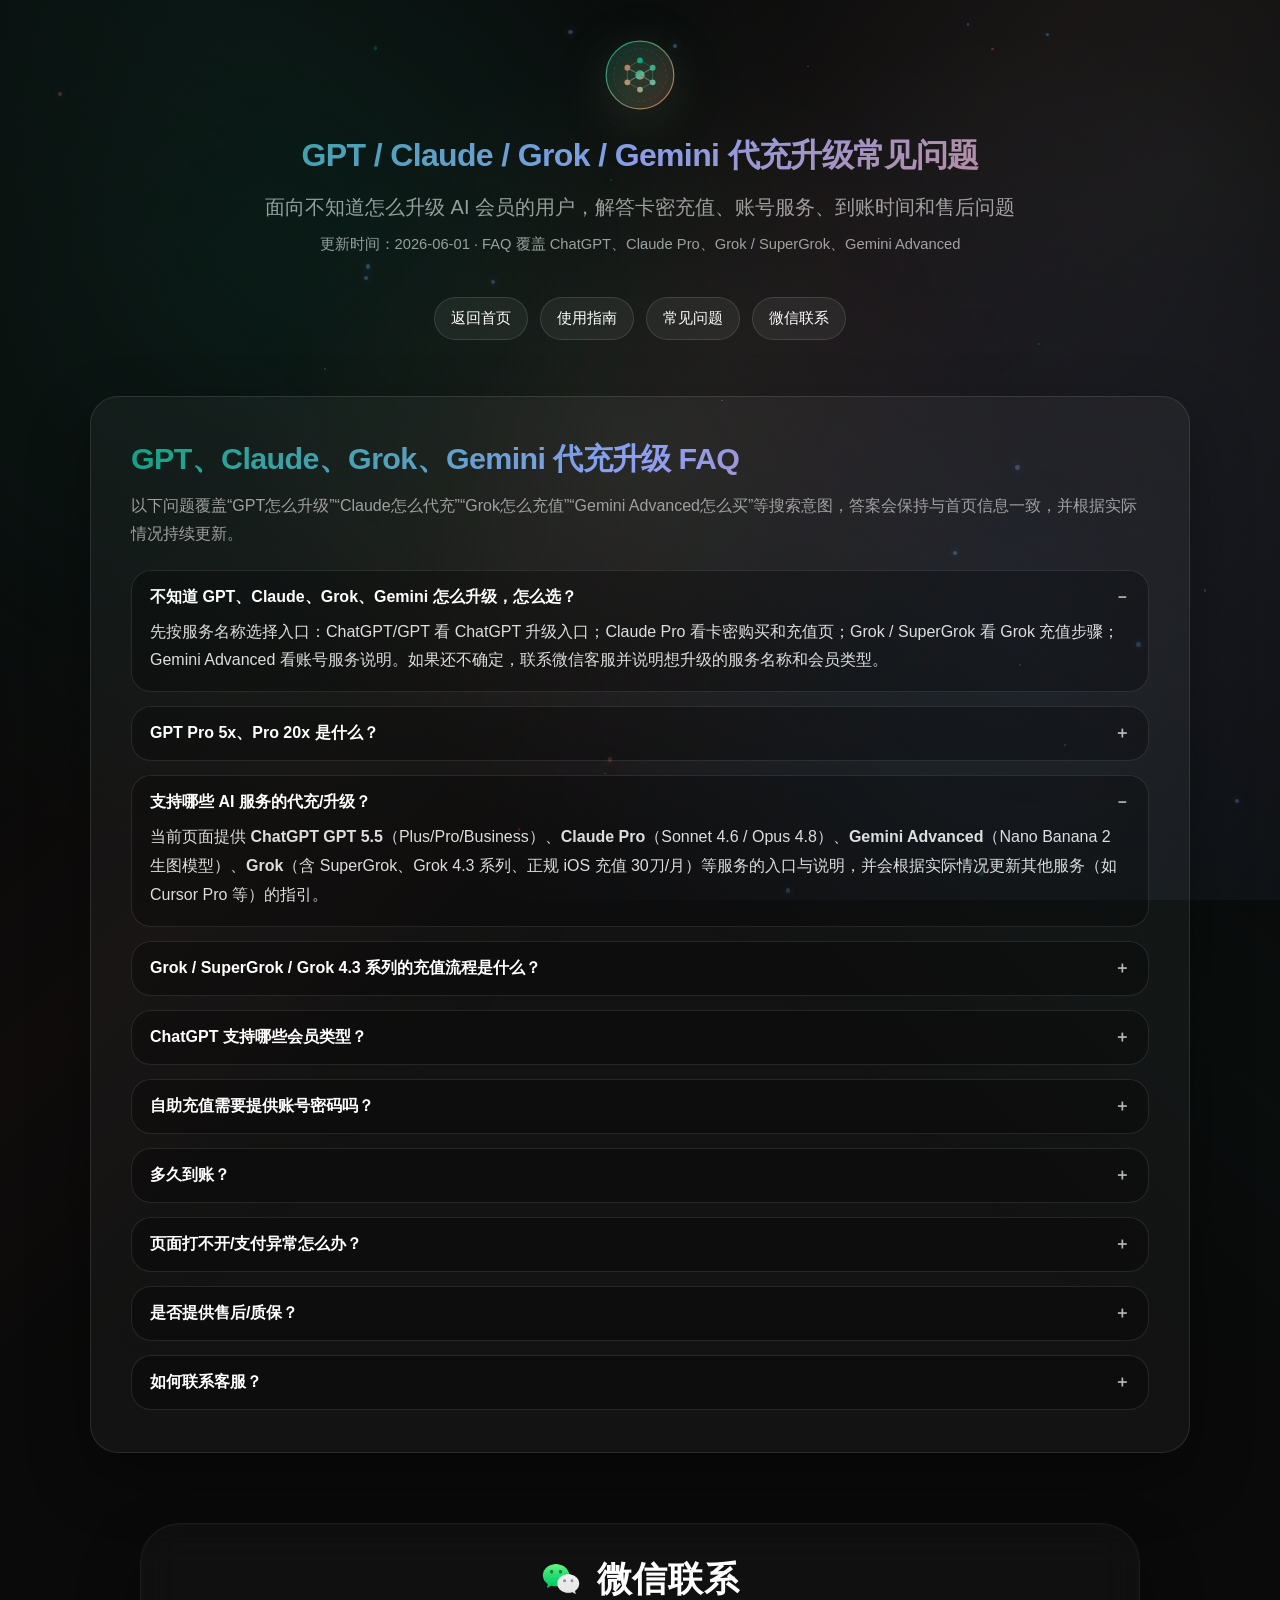
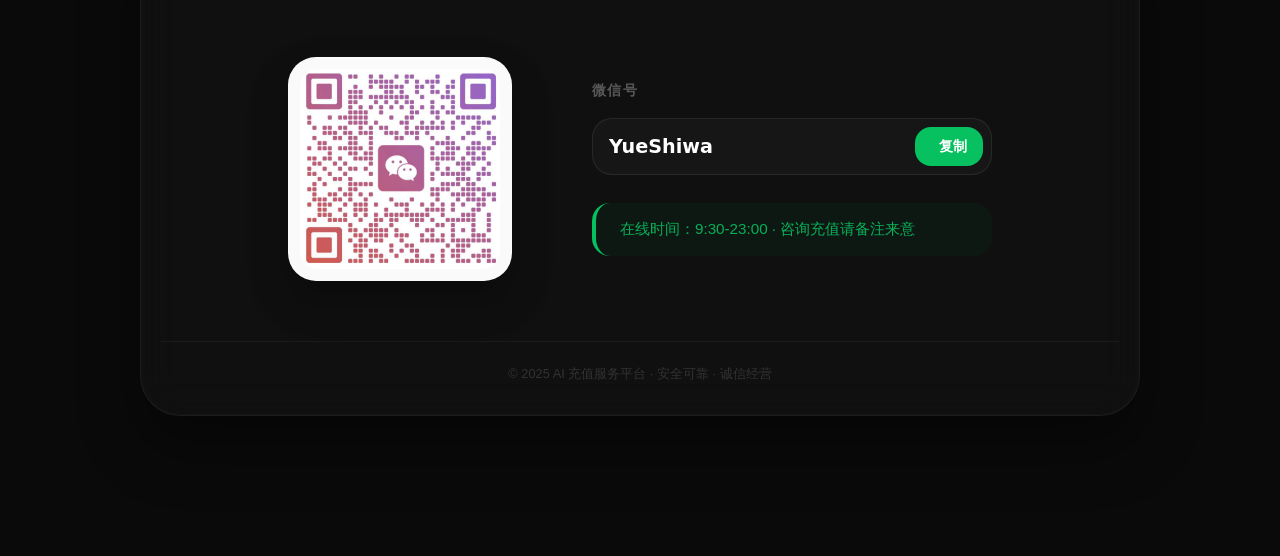
<file: faq.html>
<!DOCTYPE html>
<html lang="zh-CN">
<head>
    <meta charset="UTF-8">
    <meta name="viewport" content="width=device-width, initial-scale=1.0">
    <title>AI 会员升级 FAQ | GPT/Claude/Grok/Gemini 怎么代充升级</title>
    <meta name="description" content="GPT、Claude、Grok、Gemini 代充升级常见问题：不知道怎么升级、是否需要账号密码、卡密充值怎么用、ChatGPT Pro 5x/20x、Claude Pro、Grok/SuperGrok、Gemini Advanced 账号服务、到账时间和售后质保。">
    <meta name="keywords" content="GPT怎么升级FAQ,ChatGPT代充FAQ,GPT Pro 5x,GPT Pro 20x,Claude怎么升级FAQ,Claude Pro卡密,Grok怎么充值FAQ,SuperGrok充值,Gemini怎么升级FAQ,Gemini Advanced账号服务,AI会员升级FAQ,自助代充,卡密充值,到账时间,售后质保,微信客服">
    <meta name="author" content="AI 充值服务平台">
    <meta name="creator" content="AI 充值服务平台">
    <meta name="publisher" content="AI 充值服务平台">
    <meta name="robots" content="index, follow">
    <meta name="googlebot" content="index, follow, max-video-preview:-1, max-image-preview:large, max-snippet:-1">
    <meta name="format-detection" content="telephone=no, address=no, email=no">
    <meta name="theme-color" content="#0b1220">

    <link rel="canonical" href="https://www.gptclaude.top/faq.html">
    <link rel="alternate" hreflang="zh-CN" href="https://www.gptclaude.top/faq.html">
    <link rel="alternate" hreflang="x-default" href="https://www.gptclaude.top/faq.html">

    <meta property="og:title" content="AI 会员升级 FAQ | GPT / Claude / Grok / Gemini">
    <meta property="og:description" content="回答 GPT、Claude、Grok、Gemini 怎么升级、代充是否需要账号密码、卡密怎么用、多久到账、售后质保等问题。">
    <meta property="og:type" content="website">
    <meta property="og:locale" content="zh_CN">
    <meta property="og:site_name" content="AI 自助代充升级导航">
    <meta property="og:url" content="https://www.gptclaude.top/faq.html">
    <meta property="og:image" content="https://www.gptclaude.top/images/og-image.png">
    <meta property="og:image:width" content="1200">
    <meta property="og:image:height" content="630">
    <meta property="og:image:alt" content="常见问题 FAQ">

    <meta name="twitter:card" content="summary_large_image">
    <meta name="twitter:title" content="AI 会员升级 FAQ | GPT / Claude / Grok / Gemini">
    <meta name="twitter:description" content="不知道 AI 会员怎么升级？查看 GPT、Claude、Grok、Gemini 代充升级常见问题。">
    <meta name="twitter:image" content="https://www.gptclaude.top/images/og-image.png">

    <link rel="icon" type="image/svg+xml" href="images/logo.svg">
    <link rel="apple-touch-icon" href="images/logo.svg">
    <link rel="stylesheet" href="css/style.css">

    <script type="application/ld+json">
        {
            "@context": "https://schema.org",
            "@graph": [
                {
                    "@type": "WebSite",
                    "@id": "https://www.gptclaude.top/#website",
                    "url": "https://www.gptclaude.top/",
                    "name": "AI 自助代充升级导航",
                    "inLanguage": "zh-CN"
                },
                {
                    "@type": "FAQPage",
                    "@id": "https://www.gptclaude.top/faq.html#faq",
                    "url": "https://www.gptclaude.top/faq.html",
                    "name": "GPT / Claude / Grok / Gemini 代充升级常见问题",
                    "inLanguage": "zh-CN",
                    "dateModified": "2026-06-01",
                    "isPartOf": {
                        "@id": "https://www.gptclaude.top/#website"
                    },
                    "mainEntity": [
                        {
                            "@type": "Question",
                            "name": "不知道 GPT、Claude、Grok、Gemini 怎么升级，怎么选？",
                            "acceptedAnswer": {
                                "@type": "Answer",
                                "text": "先按服务名称选择入口：ChatGPT/GPT 看 ChatGPT 升级入口；Claude Pro 看卡密购买和充值页；Grok / SuperGrok 看 Grok 充值步骤；Gemini Advanced 看账号服务说明。如果还不确定，联系微信客服并说明想升级的服务名称和会员类型。"
                            }
                        },
                        {
                            "@type": "Question",
                            "name": "GPT Pro 5x、Pro 20x 是什么？",
                            "acceptedAnswer": {
                                "@type": "Answer",
                                "text": "Pro 5x、Pro 20x 是面向更高额度或更高频使用需求的 GPT Pro 相关服务标签。具体额度、价格、可用状态和交付方式可能变化，建议进入 ChatGPT 升级入口或联系客服确认。"
                            }
                        },
                        {
                            "@type": "Question",
                            "name": "支持哪些 AI 服务的代充/升级？",
                            "acceptedAnswer": {
                                "@type": "Answer",
                                "text": "当前页面提供 ChatGPT GPT 5.5（Plus/Pro/Business）、Claude Pro（Sonnet 4.6 / Opus 4.8）、Gemini Advanced（Nano Banana 2 生图模型）、Grok（含 SuperGrok、Grok 4.3 系列、正规 iOS 充值 30刀/月）等服务的入口与说明，并会根据实际情况更新其他服务（如 Cursor Pro 等）的指引。"
                            }
                        },
                        {
                            "@type": "Question",
                            "name": "ChatGPT 支持哪些会员类型？",
                            "acceptedAnswer": {
                                "@type": "Answer",
                                "text": "支持 Plus会员、Pro会员、Pro 5x、Pro 20x、Business会员 等不同类型的升级/代充需求；具体以页面入口与说明为准。"
                            }
                        },
                        {
                            "@type": "Question",
                            "name": "自助充值需要提供账号密码吗？",
                            "acceptedAnswer": {
                                "@type": "Answer",
                                "text": "卡密自助充值一般不需要提供账号密码；如选择账号服务（例如 Gemini 独享账号服务），将按说明提供账号并支持质保服务。"
                            }
                        },
                        {
                            "@type": "Question",
                            "name": "多久到账？",
                            "acceptedAnswer": {
                                "@type": "Answer",
                                "text": "通常 1–2 分钟到账；具体以网络环境与服务状态为准。"
                            }
                        },
                        {
                            "@type": "Question",
                            "name": "页面打不开/支付异常怎么办？",
                            "acceptedAnswer": {
                                "@type": "Answer",
                                "text": "如果当前开启代理/VPN 导致页面无法加载，请尝试关闭代理后重试；也可以通过页面底部微信联系客服协助处理。"
                            }
                        },
                        {
                            "@type": "Question",
                            "name": "是否提供售后/质保？",
                            "acceptedAnswer": {
                                "@type": "Answer",
                                "text": "不同服务提供的售后与质保方案可能不同，请以页面公告与说明为准；如遇到异常，可通过微信联系客服协助。"
                            }
                        },
                        {
                            "@type": "Question",
                            "name": "如何联系客服？",
                            "acceptedAnswer": {
                                "@type": "Answer",
                                "text": "在页面底部可查看微信二维码与微信号，添加后备注需求即可获得协助。"
                            }
                        }
                    ]
                }
            ]
        }
    </script>
</head>
<body>
    <div class="container">
        <div class="bg-decoration"></div>

        <header class="header">
            <div class="header-logo">
                <img src="images/logo.svg" alt="AI代充平台Logo" class="main-logo">
            </div>
            <h1 class="main-title">GPT / Claude / Grok / Gemini 代充升级常见问题</h1>
            <p class="subtitle">面向不知道怎么升级 AI 会员的用户，解答卡密充值、账号服务、到账时间和售后问题</p>
            <p class="last-updated">更新时间：2026-06-01 · FAQ 覆盖 ChatGPT、Claude Pro、Grok / SuperGrok、Gemini Advanced</p>
        </header>

        <nav class="quick-nav" aria-label="页面导航">
            <a class="quick-link" href="index.html">返回首页</a>
            <a class="quick-link" href="guide.html">使用指南</a>
            <a class="quick-link" href="faq.html">常见问题</a>
            <a class="quick-link" href="index.html#contact">微信联系</a>
        </nav>

        <main class="content-main" aria-label="FAQ 内容">
            <section class="seo-section" aria-labelledby="faqTitle">
                <h2 class="seo-title" id="faqTitle">GPT、Claude、Grok、Gemini 代充升级 FAQ</h2>
                <p class="seo-intro">以下问题覆盖“GPT怎么升级”“Claude怎么代充”“Grok怎么充值”“Gemini Advanced怎么买”等搜索意图，答案会保持与首页信息一致，并根据实际情况持续更新。</p>

                <div class="faq-list">
                    <details class="faq-item" open>
                        <summary>不知道 GPT、Claude、Grok、Gemini 怎么升级，怎么选？</summary>
                        <p>先按服务名称选择入口：ChatGPT/GPT 看 ChatGPT 升级入口；Claude Pro 看卡密购买和充值页；Grok / SuperGrok 看 Grok 充值步骤；Gemini Advanced 看账号服务说明。如果还不确定，联系微信客服并说明想升级的服务名称和会员类型。</p>
                    </details>

                    <details class="faq-item">
                        <summary>GPT Pro 5x、Pro 20x 是什么？</summary>
                        <p>Pro 5x、Pro 20x 是面向更高额度或更高频使用需求的 GPT Pro 相关服务标签。具体额度、价格、可用状态和交付方式可能变化，建议进入 ChatGPT 升级入口或联系客服确认。</p>
                    </details>

                    <details class="faq-item" open>
                        <summary>支持哪些 AI 服务的代充/升级？</summary>
                        <p>当前页面提供 <strong>ChatGPT GPT 5.5</strong>（Plus/Pro/Business）、<strong>Claude Pro</strong>（Sonnet 4.6 / Opus 4.8）、<strong>Gemini Advanced</strong>（Nano Banana 2 生图模型）、<strong>Grok</strong>（含 SuperGrok、Grok 4.3 系列、正规 iOS 充值 30刀/月）等服务的入口与说明，并会根据实际情况更新其他服务（如 Cursor Pro 等）的指引。</p>
                    </details>

                    <details class="faq-item">
                        <summary>Grok / SuperGrok / Grok 4.3 系列的充值流程是什么？</summary>
                        <p>Grok 支持 SuperGrok、Grok 4.3 系列与正规 iOS 充值（30刀/月），整体采用与 Claude 相同的两步卡密流程：先购买卡密，再进入充值页按提示完成兑换。整体为自助流程，通常不需要提供账号密码。</p>
                    </details>

                    <details class="faq-item">
                        <summary>ChatGPT 支持哪些会员类型？</summary>
                        <p>支持 <strong>Plus会员</strong>、<strong>Pro会员</strong>、<strong>Pro 5x</strong>、<strong>Pro 20x</strong>、<strong>Business会员</strong> 等不同类型的升级/代充需求；具体以页面入口与说明为准。</p>
                    </details>

                    <details class="faq-item">
                        <summary>自助充值需要提供账号密码吗？</summary>
                        <p>卡密自助充值一般不需要提供账号密码；如选择账号服务（例如 Gemini 独享账号服务），将按说明提供账号并支持质保服务。</p>
                    </details>

                    <details class="faq-item">
                        <summary>多久到账？</summary>
                        <p>通常 1–2 分钟到账；具体以网络环境与服务状态为准。如遇异常，可通过 <a href="#contact">微信联系</a> 获得协助。</p>
                    </details>

                    <details class="faq-item">
                        <summary>页面打不开/支付异常怎么办？</summary>
                        <p>如果当前开启代理/VPN 导致页面无法加载，请尝试关闭代理后重试；也可以通过页面底部微信联系客服协助处理。</p>
                    </details>

                    <details class="faq-item">
                        <summary>是否提供售后/质保？</summary>
                        <p>不同服务提供的售后与质保方案可能不同，请以页面公告与说明为准；如遇到异常，可通过微信联系客服协助。</p>
                    </details>

                    <details class="faq-item">
                        <summary>如何联系客服？</summary>
                        <p>在页面底部可查看微信二维码与微信号，添加后备注需求即可获得协助。</p>
                    </details>
                </div>
            </section>
        </main>

        <footer class="contact-card" id="contact">
            <div class="contact-header">
                <img src="images/wechat_logo.png" alt="微信图标" class="wechat-icon">
                <h3>微信联系</h3>
            </div>
            <div class="wechat-info">
                <div class="qr-code-container">
                    <img src="images/wechat-qr.png" alt="微信二维码" class="qr-code">
                </div>
                <div class="wechat-id-section">
                    <p class="wechat-label">微信号</p>
                    <div class="wechat-id-box">
                        <span class="wechat-id" id="wechatId">YueShiwa</span>
                        <button class="copy-btn" onclick="copyWechatId()" id="copyBtn" type="button">
                            <svg class="copy-icon" viewBox="0 0 24 24" fill="none" xmlns="http://www.w3.org/2000/svg">
                                <rect x="9" y="9" width="13" height="13" rx="2" stroke="currentColor" stroke-width="2" stroke-linecap="round" stroke-linejoin="round"/>
                                <path d="M5 15H4C3.46957 15 2.96086 14.7893 2.58579 14.4142C2.21071 14.0391 2 13.5304 2 13V4C2 3.46957 2.21071 2.96086 2.58579 2.58579C2.96086 2.21071 3.46957 2 4 2H13C13.5304 2 14.0391 2.21071 14.4142 2.58579C14.7893 2.96086 15 3.46957 15 4V5" stroke="currentColor" stroke-width="2" stroke-linecap="round" stroke-linejoin="round"/>
                            </svg>
                            <span class="copy-text">复制</span>
                        </button>
                    </div>
                    <p class="service-note">在线时间：9:30-23:00 · 咨询充值请备注来意</p>
                </div>
            </div>
            <p class="copyright">© 2025 AI 充值服务平台 · 安全可靠 · 诚信经营</p>
        </footer>
    </div>

    <script src="js/script.js"></script>
</body>
</html>
</file>
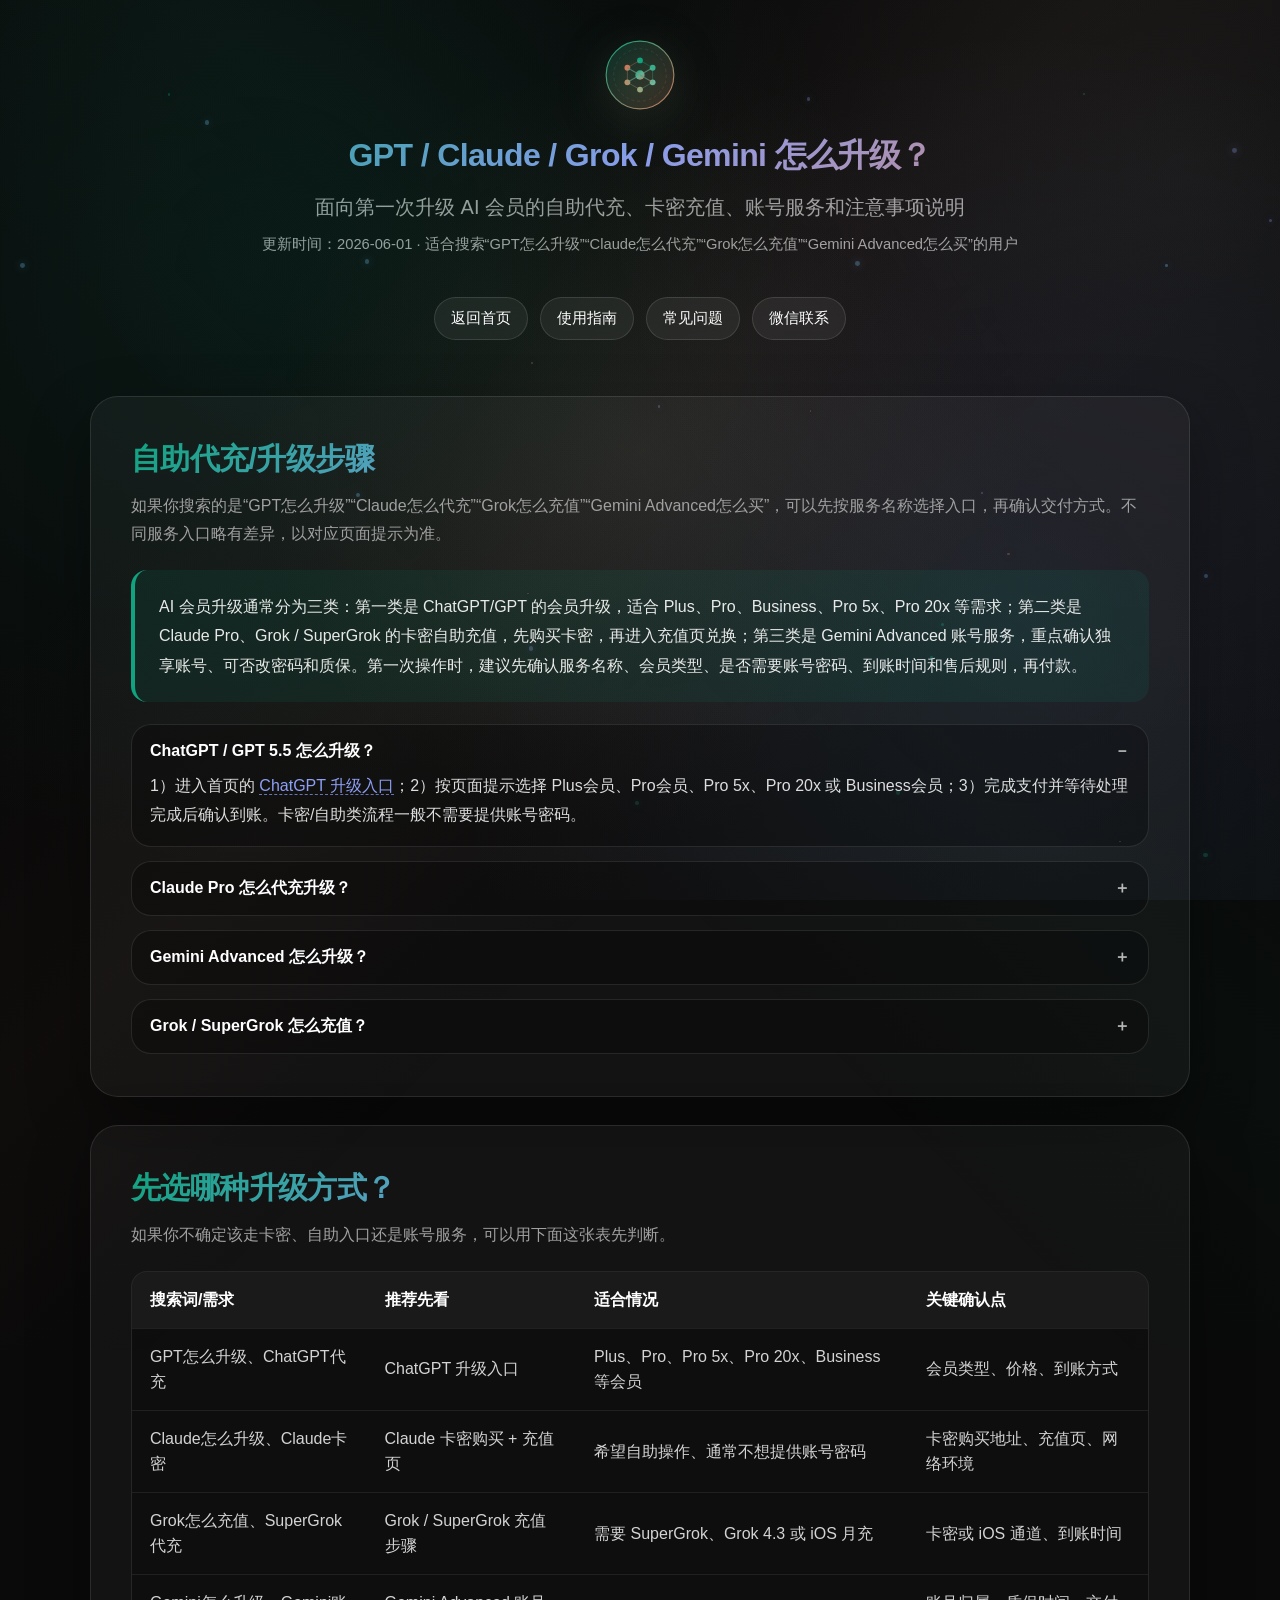
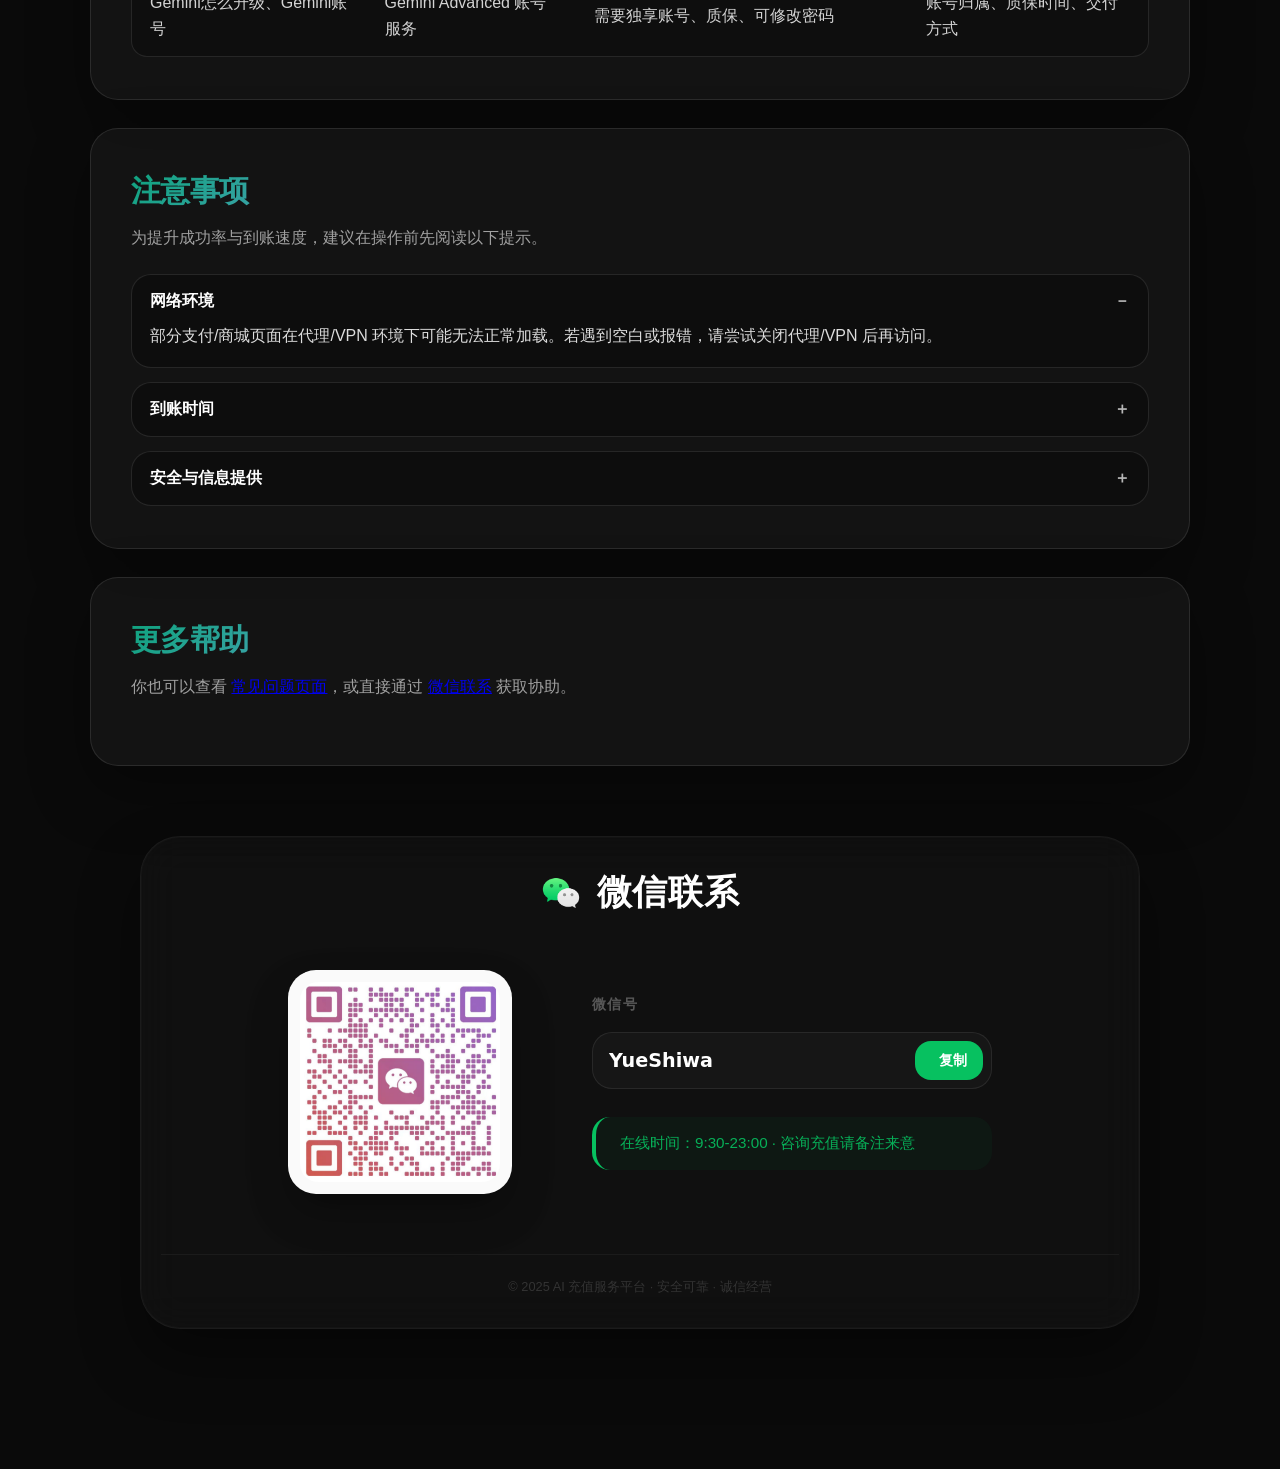
<file: guide.html>
<!DOCTYPE html>
<html lang="zh-CN">
<head>
    <meta charset="UTF-8">
    <meta name="viewport" content="width=device-width, initial-scale=1.0">
    <title>GPT/Claude/Grok/Gemini 怎么升级 | AI 代充升级指南</title>
    <meta name="description" content="面向不知道 GPT、Claude、Grok、Gemini 怎么升级的用户：说明 ChatGPT Plus/Pro/Business、Claude Pro、Gemini Advanced、Grok/SuperGrok 的代充升级入口、卡密充值步骤、账号服务区别、到账时间和代理/VPN 注意事项。">
    <meta name="keywords" content="GPT怎么升级,ChatGPT怎么升级,GPT代充升级,ChatGPT Plus代充,ChatGPT Pro代充,GPT Pro 5x,GPT Pro 20x,Claude怎么升级,Claude Pro代充,Claude卡密充值,Gemini怎么升级,Gemini Advanced账号服务,Grok怎么充值,SuperGrok充值,Grok 4.3,AI代充指南,自助代充,卡密充值,到账时间,代理VPN">
    <meta name="author" content="AI 充值服务平台">
    <meta name="creator" content="AI 充值服务平台">
    <meta name="publisher" content="AI 充值服务平台">
    <meta name="robots" content="index, follow">
    <meta name="googlebot" content="index, follow, max-video-preview:-1, max-image-preview:large, max-snippet:-1">
    <meta name="format-detection" content="telephone=no, address=no, email=no">
    <meta name="theme-color" content="#0b1220">

    <link rel="canonical" href="https://www.gptclaude.top/guide.html">
    <link rel="alternate" hreflang="zh-CN" href="https://www.gptclaude.top/guide.html">
    <link rel="alternate" hreflang="x-default" href="https://www.gptclaude.top/guide.html">

    <meta property="og:title" content="GPT / Claude / Grok / Gemini 怎么升级">
    <meta property="og:description" content="AI 会员代充升级指南：整理 ChatGPT、Claude Pro、Gemini Advanced、Grok / SuperGrok 的卡密充值、账号服务、到账时间和注意事项。">
    <meta property="og:type" content="article">
    <meta property="og:locale" content="zh_CN">
    <meta property="og:site_name" content="AI 自助代充升级导航">
    <meta property="og:url" content="https://www.gptclaude.top/guide.html">
    <meta property="og:image" content="https://www.gptclaude.top/images/og-image.png">
    <meta property="og:image:width" content="1200">
    <meta property="og:image:height" content="630">
    <meta property="og:image:alt" content="自助代充升级指南">

    <meta name="twitter:card" content="summary_large_image">
    <meta name="twitter:title" content="GPT / Claude / Grok / Gemini 怎么升级">
    <meta name="twitter:description" content="不知道 AI 会员怎么升级？查看 ChatGPT、Claude、Gemini、Grok 的代充升级入口、卡密流程和注意事项。">
    <meta name="twitter:image" content="https://www.gptclaude.top/images/og-image.png">

    <link rel="icon" type="image/svg+xml" href="images/logo.svg">
    <link rel="apple-touch-icon" href="images/logo.svg">
    <link rel="stylesheet" href="css/style.css">

    <script type="application/ld+json">
        {
            "@context": "https://schema.org",
            "@graph": [
                {
                    "@type": "WebSite",
                    "@id": "https://www.gptclaude.top/#website",
                    "url": "https://www.gptclaude.top/",
                    "name": "AI 自助代充升级导航",
                    "inLanguage": "zh-CN"
                },
                {
                    "@type": "WebPage",
                    "@id": "https://www.gptclaude.top/guide.html#webpage",
                    "url": "https://www.gptclaude.top/guide.html",
                    "name": "自助代充升级指南",
                    "description": "面向不知道 GPT、Claude、Grok、Gemini 怎么升级的用户，说明 ChatGPT、Claude Pro、Gemini Advanced、Grok / SuperGrok 的代充升级入口、卡密充值步骤、账号服务区别和注意事项。",
                    "isPartOf": {
                        "@id": "https://www.gptclaude.top/#website"
                    },
                    "inLanguage": "zh-CN",
                    "dateModified": "2026-06-01",
                    "about": [
                        "GPT怎么升级",
                        "ChatGPT代充升级",
                        "Claude Pro卡密充值",
                        "Grok充值",
                        "Gemini Advanced账号服务"
                    ],
                    "primaryImageOfPage": {
                        "@type": "ImageObject",
                        "url": "https://www.gptclaude.top/images/og-image.png",
                        "width": 1200,
                        "height": 630
                    }
                },
                {
                    "@type": "BreadcrumbList",
                    "@id": "https://www.gptclaude.top/guide.html#breadcrumb",
                    "itemListElement": [
                        {
                            "@type": "ListItem",
                            "position": 1,
                            "name": "首页",
                            "item": "https://www.gptclaude.top/"
                        },
                        {
                            "@type": "ListItem",
                            "position": 2,
                            "name": "AI 代充升级指南",
                            "item": "https://www.gptclaude.top/guide.html"
                        }
                    ]
                }
            ]
        }
    </script>
</head>
<body>
    <div class="container">
        <div class="bg-decoration"></div>

        <header class="header">
            <div class="header-logo">
                <img src="images/logo.svg" alt="AI代充平台Logo" class="main-logo">
            </div>
            <h1 class="main-title">GPT / Claude / Grok / Gemini 怎么升级？</h1>
            <p class="subtitle">面向第一次升级 AI 会员的自助代充、卡密充值、账号服务和注意事项说明</p>
            <p class="last-updated">更新时间：2026-06-01 · 适合搜索“GPT怎么升级”“Claude怎么代充”“Grok怎么充值”“Gemini Advanced怎么买”的用户</p>
        </header>

        <nav class="quick-nav" aria-label="页面导航">
            <a class="quick-link" href="index.html">返回首页</a>
            <a class="quick-link" href="guide.html">使用指南</a>
            <a class="quick-link" href="faq.html">常见问题</a>
            <a class="quick-link" href="index.html#contact">微信联系</a>
        </nav>

        <main class="content-main" aria-label="指南内容">
            <section class="seo-section" aria-labelledby="guideStepsTitle">
                <h2 class="seo-title" id="guideStepsTitle">自助代充/升级步骤</h2>
                <p class="seo-intro">如果你搜索的是“GPT怎么升级”“Claude怎么代充”“Grok怎么充值”“Gemini Advanced怎么买”，可以先按服务名称选择入口，再确认交付方式。不同服务入口略有差异，以对应页面提示为准。</p>
                <p class="geo-answer">AI 会员升级通常分为三类：第一类是 ChatGPT/GPT 的会员升级，适合 Plus、Pro、Business、Pro 5x、Pro 20x 等需求；第二类是 Claude Pro、Grok / SuperGrok 的卡密自助充值，先购买卡密，再进入充值页兑换；第三类是 Gemini Advanced 账号服务，重点确认独享账号、可否改密码和质保。第一次操作时，建议先确认服务名称、会员类型、是否需要账号密码、到账时间和售后规则，再付款。</p>

                <div class="faq-list">
                    <details class="faq-item" open>
                        <summary>ChatGPT / GPT 5.5 怎么升级？</summary>
                        <p>1）进入首页的 <a href="index.html#chatgpt">ChatGPT 升级入口</a>；2）按页面提示选择 Plus会员、Pro会员、Pro 5x、Pro 20x 或 Business会员；3）完成支付并等待处理完成后确认到账。卡密/自助类流程一般不需要提供账号密码。</p>
                    </details>

                    <details class="faq-item">
                        <summary>Claude Pro 怎么代充升级？</summary>
                        <p>1）购买 Claude Pro 卡密（入口在首页 Claude 弹窗中）；2）打开充值页并输入卡密，按提示完成操作；3）通常 1–2 分钟到账。如遇页面加载问题，建议关闭代理/VPN 后重试。</p>
                    </details>

                    <details class="faq-item">
                        <summary>Gemini Advanced 怎么升级？</summary>
                        <p>Gemini Advanced 常见为账号服务形态：提供独享账号、支持修改密码，并提供不同质保方案；同时可包含 Nano Banana 2 生图模型相关能力。具体购买/交付方式请以首页说明为准，或直接 <a href="index.html#contact">微信联系</a> 咨询。</p>
                    </details>

                    <details class="faq-item">
                        <summary>Grok / SuperGrok 怎么充值？</summary>
                        <p>Grok 支持 SuperGrok、Grok 4.3 系列与正规 iOS 充值（30刀/月），整体使用与 Claude 相同的两步卡密流程：先购买卡密，再进入充值页按指引完成兑换。整体流程偏向自助，通常不需要提供账号密码。</p>
                    </details>
                </div>
            </section>

            <section class="seo-section" aria-labelledby="guideCompareTitle">
                <h2 class="seo-title" id="guideCompareTitle">先选哪种升级方式？</h2>
                <p class="seo-intro">如果你不确定该走卡密、自助入口还是账号服务，可以用下面这张表先判断。</p>
                <div class="seo-table-wrap">
                    <table class="seo-table">
                        <thead>
                            <tr>
                                <th>搜索词/需求</th>
                                <th>推荐先看</th>
                                <th>适合情况</th>
                                <th>关键确认点</th>
                            </tr>
                        </thead>
                        <tbody>
                            <tr>
                                <td>GPT怎么升级、ChatGPT代充</td>
                                <td>ChatGPT 升级入口</td>
                                <td>Plus、Pro、Pro 5x、Pro 20x、Business 等会员</td>
                                <td>会员类型、价格、到账方式</td>
                            </tr>
                            <tr>
                                <td>Claude怎么升级、Claude卡密</td>
                                <td>Claude 卡密购买 + 充值页</td>
                                <td>希望自助操作、通常不想提供账号密码</td>
                                <td>卡密购买地址、充值页、网络环境</td>
                            </tr>
                            <tr>
                                <td>Grok怎么充值、SuperGrok代充</td>
                                <td>Grok / SuperGrok 充值步骤</td>
                                <td>需要 SuperGrok、Grok 4.3 或 iOS 月充</td>
                                <td>卡密或 iOS 通道、到账时间</td>
                            </tr>
                            <tr>
                                <td>Gemini怎么升级、Gemini账号</td>
                                <td>Gemini Advanced 账号服务</td>
                                <td>需要独享账号、质保、可修改密码</td>
                                <td>账号归属、质保时间、交付方式</td>
                            </tr>
                        </tbody>
                    </table>
                </div>
            </section>

            <section class="seo-section" aria-labelledby="guideTipsTitle">
                <h2 class="seo-title" id="guideTipsTitle">注意事项</h2>
                <p class="seo-intro">为提升成功率与到账速度，建议在操作前先阅读以下提示。</p>
                <div class="faq-list">
                    <details class="faq-item" open>
                        <summary>网络环境</summary>
                        <p>部分支付/商城页面在代理/VPN 环境下可能无法正常加载。若遇到空白或报错，请尝试关闭代理/VPN 后再访问。</p>
                    </details>
                    <details class="faq-item">
                        <summary>到账时间</summary>
                        <p>通常 1–2 分钟到账；若遇到高峰期或网络波动可能延迟。建议先确认网络与页面提示信息，再联系微信客服协助。</p>
                    </details>
                    <details class="faq-item">
                        <summary>安全与信息提供</summary>
                        <p>卡密类自助流程一般不需要提供账号密码；如为账号服务，建议在收到账号后尽快修改密码并妥善保管。</p>
                    </details>
                </div>
            </section>

            <section class="seo-section" aria-labelledby="moreTitle">
                <h2 class="seo-title" id="moreTitle">更多帮助</h2>
                <p class="seo-intro">你也可以查看 <a href="faq.html">常见问题页面</a>，或直接通过 <a href="index.html#contact">微信联系</a> 获取协助。</p>
            </section>
        </main>

        <footer class="contact-card" id="contact">
            <div class="contact-header">
                <img src="images/wechat_logo.png" alt="微信图标" class="wechat-icon">
                <h3>微信联系</h3>
            </div>
            <div class="wechat-info">
                <div class="qr-code-container">
                    <img src="images/wechat-qr.png" alt="微信二维码" class="qr-code">
                </div>
                <div class="wechat-id-section">
                    <p class="wechat-label">微信号</p>
                    <div class="wechat-id-box">
                        <span class="wechat-id" id="wechatId">YueShiwa</span>
                        <button class="copy-btn" onclick="copyWechatId()" id="copyBtn" type="button">
                            <svg class="copy-icon" viewBox="0 0 24 24" fill="none" xmlns="http://www.w3.org/2000/svg">
                                <rect x="9" y="9" width="13" height="13" rx="2" stroke="currentColor" stroke-width="2" stroke-linecap="round" stroke-linejoin="round"/>
                                <path d="M5 15H4C3.46957 15 2.96086 14.7893 2.58579 14.4142C2.21071 14.0391 2 13.5304 2 13V4C2 3.46957 2.21071 2.96086 2.58579 2.58579C2.96086 2.21071 3.46957 2 4 2H13C13.5304 2 14.0391 2.21071 14.4142 2.58579C14.7893 2.96086 15 3.46957 15 4V5" stroke="currentColor" stroke-width="2" stroke-linecap="round" stroke-linejoin="round"/>
                            </svg>
                            <span class="copy-text">复制</span>
                        </button>
                    </div>
                    <p class="service-note">在线时间：9:30-23:00 · 咨询充值请备注来意</p>
                </div>
            </div>
            <p class="copyright">© 2025 AI 充值服务平台 · 安全可靠 · 诚信经营</p>
        </footer>
    </div>

    <script src="js/script.js"></script>
</body>
</html>
</file>
<file: css/style.css>
* {
    margin: 0;
    padding: 0;
    box-sizing: border-box;
}

/* 页面快捷导航 */
.quick-nav {
    display: flex;
    justify-content: center;
    flex-wrap: wrap;
    gap: 12px;
    margin: -40px auto 56px;
    max-width: 1100px;
    padding: 0 8px;
}

.quick-link {
    display: inline-flex;
    align-items: center;
    justify-content: center;
    padding: 10px 16px;
    border-radius: 999px;
    text-decoration: none;
    color: var(--text-primary);
    background: rgba(255, 255, 255, 0.06);
    border: 1px solid rgba(255, 255, 255, 0.12);
    backdrop-filter: blur(10px);
    transition: transform 0.15s ease, background 0.15s ease, border-color 0.15s ease;
    font-size: 0.95rem;
}

.quick-link:hover {
    transform: translateY(-1px);
    background: rgba(255, 255, 255, 0.1);
    border-color: rgba(255, 255, 255, 0.2);
}

/* SEO 内容区（FAQ） */
.seo-section {
    margin: 70px auto 0;
    max-width: 1100px;
    padding: 42px 40px;
    background: rgba(255, 255, 255, 0.04);
    border: 1px solid rgba(255, 255, 255, 0.10);
    border-radius: 28px;
    box-shadow: 0 24px 60px rgba(0, 0, 0, 0.35);
}

/* 内容页主布局（Guide / FAQ） */
.content-main {
    max-width: 1100px;
    margin: 0 auto 70px;
    display: flex;
    flex-direction: column;
    gap: 28px;
    position: relative;
    z-index: 10;
}

.content-main .seo-section {
    width: 100%;
    max-width: none;
    margin: 0;
}

.seo-title {
    font-size: 1.9rem;
    font-weight: 800;
    letter-spacing: -0.02em;
    margin-bottom: 12px;
    background: linear-gradient(135deg, var(--gpt-primary) 0%, var(--gemini-primary) 50%, var(--claude-primary) 100%);
    -webkit-background-clip: text;
    -webkit-text-fill-color: transparent;
    background-clip: text;
}

.seo-intro {
    color: var(--text-secondary);
    line-height: 1.75;
    margin-bottom: 22px;
}

.last-updated {
    color: rgba(255, 255, 255, 0.62);
    font-size: 0.92rem;
    line-height: 1.6;
    margin-top: 12px;
}

.geo-answer {
    margin: 22px 0;
    padding: 22px 24px;
    border-left: 4px solid var(--gpt-primary);
    border-radius: 16px;
    background: rgba(16, 163, 127, 0.10);
    color: rgba(255, 255, 255, 0.9);
    line-height: 1.85;
    font-weight: 500;
}

.seo-grid {
    display: grid;
    grid-template-columns: repeat(2, minmax(0, 1fr));
    gap: 16px;
    margin-top: 22px;
}

.intent-card {
    border-radius: 18px;
    padding: 20px;
    background: rgba(0, 0, 0, 0.26);
    border: 1px solid rgba(255, 255, 255, 0.10);
}

.intent-card h3 {
    color: var(--text-primary);
    font-size: 1.08rem;
    margin-bottom: 10px;
}

.intent-card p {
    color: rgba(255, 255, 255, 0.82);
    line-height: 1.75;
}

.seo-table-wrap {
    overflow-x: auto;
    border-radius: 16px;
    border: 1px solid rgba(255, 255, 255, 0.10);
    background: rgba(0, 0, 0, 0.24);
}

.seo-table {
    width: 100%;
    border-collapse: collapse;
    min-width: 760px;
}

.seo-table th,
.seo-table td {
    padding: 15px 18px;
    text-align: left;
    border-bottom: 1px solid rgba(255, 255, 255, 0.08);
    color: rgba(255, 255, 255, 0.82);
    line-height: 1.6;
}

.seo-table th {
    color: var(--text-primary);
    font-weight: 800;
    background: rgba(255, 255, 255, 0.05);
}

.seo-table tr:last-child td {
    border-bottom: 0;
}

.faq-list {
    display: grid;
    gap: 14px;
}

.faq-item {
    border-radius: 20px;
    background: rgba(0, 0, 0, 0.28);
    border: 1px solid rgba(255, 255, 255, 0.10);
    padding: 16px 18px;
}

.faq-item summary {
    cursor: pointer;
    font-weight: 700;
    list-style: none;
    outline: none;
}

.faq-item summary::-webkit-details-marker {
    display: none;
}

.faq-item summary::after {
    content: "＋";
    float: right;
    color: rgba(255, 255, 255, 0.7);
    font-weight: 800;
}

.faq-item[open] summary::after {
    content: "－";
}

.faq-item p {
    color: rgba(255, 255, 255, 0.86);
    line-height: 1.8;
    margin-top: 10px;
}

.faq-item a {
    color: var(--gemini-primary);
    text-decoration: none;
    border-bottom: 1px dashed rgba(142, 159, 245, 0.7);
}

.faq-item a:hover {
    border-bottom-color: rgba(142, 159, 245, 1);
}

.footer-links {
    margin-top: 18px;
    display: flex;
    flex-wrap: wrap;
    justify-content: center;
    gap: 14px;
}

.footer-links a {
    color: rgba(255, 255, 255, 0.72);
    text-decoration: none;
    border-bottom: 1px dashed rgba(255, 255, 255, 0.28);
    padding-bottom: 2px;
}

.footer-links a:hover {
    color: rgba(255, 255, 255, 0.92);
    border-bottom-color: rgba(255, 255, 255, 0.5);
}

@media (max-width: 768px) {
    .quick-nav {
        margin: -44px auto 44px;
        gap: 10px;
    }

    .quick-link {
        padding: 9px 14px;
        font-size: 0.9rem;
    }

    .content-main {
        margin: 0 auto 60px;
        padding: 0 4px;
        gap: 18px;
    }

    .seo-section {
        padding: 30px 18px;
        border-radius: 22px;
    }

    .seo-title {
        font-size: 1.6rem;
    }

    .seo-grid {
        grid-template-columns: 1fr;
    }

    .geo-answer {
        padding: 18px;
    }
}

:root {
    /* ChatGPT 配色 */
    --gpt-primary: #10a37f;
    --gpt-secondary: #1a7f64;
    --gpt-light: #d1f4e8;
    --gpt-gradient: linear-gradient(135deg, #10a37f 0%, #1a7f64 100%);

    /* Claude 配色 */
    --claude-primary: #cc785c;
    --claude-secondary: #a8563d;
    --claude-light: #f5e6e0;
    --claude-gradient: linear-gradient(135deg, #cc785c 0%, #a8563d 100%);

    /* Gemini 配色 */
    --gemini-primary: #8e9ff5;
    --gemini-secondary: #6b7ce6;
    --gemini-light: #e8ebfc;
    --gemini-gradient: linear-gradient(135deg, #8e9ff5 0%, #6b7ce6 100%);

    /* Grok 配色 */
    --grok-primary: #f5f7fb;
    --grok-secondary: #8f98a3;
    --grok-light: #e7ebf1;
    --grok-gradient: linear-gradient(135deg, #0d0f12 0%, #242830 55%, #4a515d 100%);

    /* 通用配色 */
    --bg-dark: #0a0a0a;
    --bg-card: #1a1a1a;
    --text-primary: #ffffff;
    --text-secondary: #a0a0a0;
    --divider: #333333;
}

body {
    font-family: -apple-system, BlinkMacSystemFont, 'Segoe UI', Roboto, 'Helvetica Neue', Arial, sans-serif;
    background: var(--bg-dark);
    color: var(--text-primary);
    min-height: 100vh;
    overflow-x: hidden;
    position: relative;
}

/* 背景装饰 */
.bg-decoration {
    position: fixed;
    top: 0;
    left: 0;
    width: 100%;
    height: 100%;
    z-index: 0;
    background:
        radial-gradient(circle at 20% 30%, rgba(16, 163, 127, 0.1) 0%, transparent 50%),
        radial-gradient(circle at 50% 50%, rgba(204, 120, 92, 0.08) 0%, transparent 50%),
        radial-gradient(circle at 80% 70%, rgba(142, 159, 245, 0.1) 0%, transparent 50%),
        radial-gradient(circle at 92% 18%, rgba(245, 247, 251, 0.06) 0%, transparent 42%);
    pointer-events: none;
}

.bg-decoration::before {
    content: '';
    position: absolute;
    top: -50%;
    left: -50%;
    width: 200%;
    height: 200%;
    background:
        linear-gradient(45deg, transparent 40%, rgba(16, 163, 127, 0.03) 50%, transparent 60%),
        linear-gradient(-45deg, transparent 40%, rgba(204, 120, 92, 0.03) 50%, transparent 60%);
    animation: bgRotate 20s linear infinite;
}

@keyframes bgRotate {
    0% { transform: rotate(0deg); }
    100% { transform: rotate(360deg); }
}

.container {
    position: relative;
    z-index: 1;
    max-width: 1400px;
    margin: 0 auto;
    padding: 40px 20px;
}

/* 头部 */
.header {
    text-align: center;
    margin-bottom: 80px;
    animation: fadeInDown 0.8s ease-out;
}

.header-logo {
    margin-bottom: 24px;
    display: flex;
    justify-content: center;
    align-items: center;
}

.main-logo {
    width: 100px;
    height: 100px;
    filter: drop-shadow(0 8px 24px rgba(16, 163, 127, 0.3)) drop-shadow(0 8px 24px rgba(204, 120, 92, 0.3));
    animation: logoFloat 3s ease-in-out infinite, logoRotate 20s linear infinite;
    transition: all 0.4s cubic-bezier(0.4, 0, 0.2, 1);
}

.main-logo:hover {
    transform: scale(1.15) rotate(10deg);
    filter: drop-shadow(0 12px 32px rgba(16, 163, 127, 0.5)) drop-shadow(0 12px 32px rgba(204, 120, 92, 0.5));
    animation: logoFloat 1.5s ease-in-out infinite, logoPulse 1s ease-in-out infinite;
}

@keyframes logoFloat {
    0%, 100% {
        transform: translateY(0) rotate(0deg);
    }
    50% {
        transform: translateY(-10px) rotate(5deg);
    }
}

@keyframes logoRotate {
    0% {
        transform: rotate(0deg);
    }
    100% {
        transform: rotate(360deg);
    }
}

@keyframes logoPulse {
    0%, 100% {
        transform: scale(1.15) rotate(10deg);
    }
    50% {
        transform: scale(1.25) rotate(10deg);
    }
}

.main-title {
    font-size: 3.5rem;
    font-weight: 800;
    background: linear-gradient(135deg, var(--gpt-primary) 0%, var(--gemini-primary) 50%, var(--claude-primary) 100%);
    -webkit-background-clip: text;
    -webkit-text-fill-color: transparent;
    background-clip: text;
    margin-bottom: 16px;
    letter-spacing: -0.02em;
}

.subtitle {
    font-size: 1.25rem;
    color: var(--text-secondary);
    font-weight: 300;
}

/* 右上角公告按钮 */
.announcement-btn {
    position: fixed;
    top: 40px;
    right: 40px;
    display: flex;
    align-items: center;
    gap: 8px;
    padding: 12px 20px;
    background: #1a1a1a;
    color: #ffc107;
    border: 2px solid #ffc107;
    border-radius: 50px;
    font-size: 1rem;
    font-weight: 700;
    cursor: pointer;
    z-index: 1000;
    transition: all 0.3s cubic-bezier(0.4, 0, 0.2, 1);
    box-shadow: 0 4px 16px rgba(255, 193, 7, 0.3);
}

.announcement-btn::before {
    content: '';
    position: absolute;
    top: -4px;
    left: -4px;
    right: -4px;
    bottom: -4px;
    border-radius: 50px;
    border: 2px solid #ffc107;
    opacity: 0.6;
    animation: ringPulse 2s ease-out infinite;
}

@keyframes ringPulse {
    0% {
        transform: scale(1);
        opacity: 0.6;
    }
    50% {
        transform: scale(1.1);
        opacity: 0.3;
    }
    100% {
        transform: scale(1.2);
        opacity: 0;
    }
}

.announcement-btn:hover {
    background: #ffc107;
    color: #1a1a1a;
    transform: translateY(-2px);
    box-shadow: 0 6px 20px rgba(255, 193, 7, 0.5);
}

.announcement-btn-icon {
    width: 20px;
    height: 20px;
    flex-shrink: 0;
}

.announcement-btn-text {
    font-weight: 700;
}

/* 弹窗内公告提示 */
.announcement-notice {
    display: flex;
    align-items: flex-start;
    gap: 12px;
    padding: 16px 20px;
    background: rgba(255, 193, 7, 0.1);
    border: 1px solid rgba(255, 193, 7, 0.3);
    border-radius: 12px;
    margin-bottom: 24px;
}

.notice-icon {
    width: 24px;
    height: 24px;
    flex-shrink: 0;
    color: #ffc107;
}

.announcement-notice p {
    flex: 1;
    font-size: 0.95rem;
    line-height: 1.6;
    color: var(--text-primary);
    margin: 0;
}

/* 主内容区域 */
.main-content {
    display: grid;
    grid-template-columns: minmax(0, 1fr) auto minmax(0, 1fr) auto minmax(0, 1fr) auto minmax(0, 1fr);
    gap: 24px;
    margin-bottom: 70px;
    align-items: stretch;
    position: relative;
    z-index: 10;
}

/* 中央分割线 */
.divider {
    width: 2px;
    height: 100%;
    min-height: 420px;
    position: relative;
    animation: dividerGlow 3s ease-in-out infinite;
}

.divider.divider-1 {
    background: linear-gradient(
        to bottom,
        transparent,
        var(--gpt-primary) 30%,
        var(--claude-primary) 70%,
        transparent
    );
}

.divider.divider-2 {
    background: linear-gradient(
        to bottom,
        transparent,
        var(--claude-primary) 30%,
        var(--gemini-primary) 70%,
        transparent
    );
}

.divider.divider-3 {
    background: linear-gradient(
        to bottom,
        transparent,
        var(--gemini-primary) 30%,
        var(--grok-primary) 70%,
        transparent
    );
}

.divider::before,
.divider::after {
    content: '';
    position: absolute;
    left: 50%;
    transform: translateX(-50%);
    width: 12px;
    height: 12px;
    border-radius: 50%;
}

.divider.divider-1::before {
    top: 0;
    background: var(--gpt-primary);
    box-shadow: 0 0 20px var(--gpt-primary);
}

.divider.divider-1::after {
    bottom: 0;
    background: var(--claude-primary);
    box-shadow: 0 0 20px var(--claude-primary);
}

.divider.divider-2::before {
    top: 0;
    background: var(--claude-primary);
    box-shadow: 0 0 20px var(--claude-primary);
}

.divider.divider-2::after {
    bottom: 0;
    background: var(--gemini-primary);
    box-shadow: 0 0 20px var(--gemini-primary);
}

.divider.divider-3::before {
    top: 0;
    background: var(--gemini-primary);
    box-shadow: 0 0 20px var(--gemini-primary);
}

.divider.divider-3::after {
    bottom: 0;
    background: var(--grok-primary);
    box-shadow: 0 0 20px var(--grok-primary);
}

@keyframes dividerGlow {
    0%, 100% { opacity: 0.6; }
    50% { opacity: 1; }
}

/* 服务卡片 */
.service-card {
    background: var(--bg-card);
    border-radius: 24px;
    padding: 40px 36px;
    position: relative;
    overflow: hidden;
    transition: all 0.4s cubic-bezier(0.4, 0, 0.2, 1);
    border: 1px solid transparent;
    animation: fadeInUp 0.8s ease-out;
    min-height: 420px;
    display: flex;
    flex-direction: column;
}

.service-card::before {
    content: '';
    position: absolute;
    top: 0;
    left: 0;
    right: 0;
    bottom: 0;
    border-radius: 24px;
    padding: 1px;
    background: linear-gradient(135deg, transparent, currentColor, transparent);
    -webkit-mask: linear-gradient(#fff 0 0) content-box, linear-gradient(#fff 0 0);
    -webkit-mask-composite: xor;
    mask-composite: exclude;
    opacity: 0;
    transition: opacity 0.4s;
}

.service-card:hover::before {
    opacity: 0.5;
}

.gpt-card {
    color: var(--gpt-primary);
    animation-delay: 0.1s;
}

.gpt-card::after {
    content: '';
    position: absolute;
    top: -50%;
    left: -50%;
    width: 200%;
    height: 200%;
    background: radial-gradient(circle, var(--gpt-primary) 0%, transparent 70%);
    opacity: 0;
    transition: opacity 0.4s;
}

.gpt-card:hover::after {
    opacity: 0.05;
}

.gemini-card {
    color: var(--gemini-primary);
    animation-delay: 0.15s;
}

.gemini-card::after {
    content: '';
    position: absolute;
    top: -50%;
    left: -50%;
    width: 200%;
    height: 200%;
    background: radial-gradient(circle, var(--gemini-primary) 0%, transparent 70%);
    opacity: 0;
    transition: opacity 0.4s;
}

.gemini-card:hover::after {
    opacity: 0.05;
}

.claude-card {
    color: var(--claude-primary);
    animation-delay: 0.2s;
}

.claude-card::after {
    content: '';
    position: absolute;
    top: -50%;
    left: -50%;
    width: 200%;
    height: 200%;
    background: radial-gradient(circle, var(--claude-primary) 0%, transparent 70%);
    opacity: 0;
    transition: opacity 0.4s;
}

.claude-card:hover::after {
    opacity: 0.05;
}

.grok-card {
    color: var(--grok-primary);
    animation-delay: 0.25s;
    background:
        radial-gradient(circle at top right, rgba(255, 255, 255, 0.1) 0%, transparent 36%),
        linear-gradient(160deg, rgba(7, 8, 10, 0.98) 0%, rgba(18, 20, 24, 0.98) 50%, rgba(8, 9, 11, 0.98) 100%);
    border-color: rgba(255, 255, 255, 0.1);
    box-shadow:
        0 28px 60px rgba(0, 0, 0, 0.42),
        inset 0 1px 0 rgba(255, 255, 255, 0.04);
}

.grok-card::after {
    content: '';
    position: absolute;
    top: -50%;
    left: -50%;
    width: 200%;
    height: 200%;
    background: radial-gradient(circle, rgba(255, 255, 255, 0.28) 0%, transparent 70%);
    opacity: 0;
    transition: opacity 0.4s;
}

.grok-card:hover::after {
    opacity: 0.08;
}

.grok-card .logo-container {
    position: relative;
    overflow: hidden;
    background:
        radial-gradient(circle at 30% 25%, rgba(255, 255, 255, 0.08) 0%, transparent 38%),
        linear-gradient(160deg, rgba(7, 9, 12, 0.98) 0%, rgba(16, 19, 24, 0.98) 55%, rgba(9, 11, 14, 0.98) 100%);
    border: 1px solid rgba(255, 255, 255, 0.1);
    box-shadow:
        inset 0 1px 0 rgba(255, 255, 255, 0.08),
        0 18px 38px rgba(0, 0, 0, 0.4),
        0 0 0 10px rgba(255, 255, 255, 0.02);
}

.grok-card .logo-container::before {
    content: '';
    position: absolute;
    inset: 8px;
    border-radius: 18px;
    border: 1px solid rgba(255, 255, 255, 0.06);
    pointer-events: none;
}

.grok-card .logo-container::after {
    content: '';
    position: absolute;
    inset: 0;
    background: linear-gradient(145deg, rgba(255, 255, 255, 0.08) 0%, transparent 40%, rgba(255, 255, 255, 0.02) 100%);
    pointer-events: none;
}

.grok-card:hover .logo-container {
    transform: scale(1.06) translateY(-2px);
    background:
        radial-gradient(circle at 30% 25%, rgba(255, 255, 255, 0.1) 0%, transparent 38%),
        linear-gradient(160deg, rgba(5, 7, 10, 1) 0%, rgba(18, 22, 27, 1) 56%, rgba(8, 10, 13, 1) 100%);
}

.grok-logo-image {
    width: 78px;
    height: 78px;
    filter: none;
    object-fit: contain;
    position: relative;
    z-index: 1;
}

.service-card:hover {
    transform: translateY(-8px);
}

.card-inner {
    position: relative;
    z-index: 1;
    overflow: visible;
}

/* Logo */
.logo-container {
    width: 100px;
    height: 100px;
    margin: 0 auto 24px;
    display: flex;
    align-items: center;
    justify-content: center;
    border-radius: 20px;
    background: rgba(255, 255, 255, 0.05);
    transition: all 0.4s;
}

.service-card:hover .logo-container {
    transform: scale(1.1) rotate(5deg);
    background: rgba(255, 255, 255, 0.1);
}

.logo {
    width: 60px;
    height: 60px;
    filter: drop-shadow(0 4px 12px currentColor);
}

.gpt-logo {
    color: var(--gpt-primary);
}

.gemini-logo {
    color: var(--gemini-primary);
    width: 70px;
    height: 70px;
    filter: drop-shadow(0 4px 12px rgba(142, 159, 245, 0.8));
}

.claude-logo {
    color: var(--claude-primary);
}

/* 服务标题和描述 */
.service-title {
    font-size: 2.2rem;
    font-weight: 800;
    text-align: center;
    margin-bottom: 16px;
    color: var(--text-primary);
    letter-spacing: -0.01em;
}

.service-desc {
    text-align: center;
    color: var(--text-secondary);
    line-height: 1.7;
    margin-bottom: 28px;
    font-size: 1rem;
}

/* 按钮 */
.btn {
    display: inline-flex;
    align-items: center;
    justify-content: center;
    gap: 12px;
    padding: 16px 36px;
    border-radius: 12px;
    font-size: 1.15rem;
    font-weight: 700;
    text-decoration: none;
    transition: all 0.3s cubic-bezier(0.4, 0, 0.2, 1);
    position: relative;
    overflow: visible;
    width: 100%;
    margin-bottom: 24px;
    cursor: pointer;
}

.btn::before {
    content: '';
    position: absolute;
    top: 50%;
    left: 50%;
    width: 0;
    height: 0;
    border-radius: 12px;
    background: rgba(255, 255, 255, 0.2);
    transform: translate(-50%, -50%);
    transition: width 0.6s, height 0.6s;
    z-index: 0;
}

.btn:hover::before {
    width: 100%;
    height: 100%;
}

.btn > * {
    position: relative;
    z-index: 1;
}

.btn-icon {
    width: 20px;
    height: 20px;
    transition: transform 0.3s;
}

.btn:hover .btn-icon {
    transform: translateX(4px);
}

.btn-gpt {
    background: var(--gpt-gradient);
    color: white;
    box-shadow: 0 8px 24px rgba(16, 163, 127, 0.3);
}

.btn-gpt:hover {
    box-shadow: 0 12px 32px rgba(16, 163, 127, 0.4);
    transform: translateY(-2px);
}

.btn-gemini {
    background: var(--gemini-gradient);
    color: white;
    box-shadow: 0 8px 24px rgba(142, 159, 245, 0.3);
}

.btn-gemini:hover {
    box-shadow: 0 12px 32px rgba(142, 159, 245, 0.4);
    transform: translateY(-2px);
}

.btn-claude {
    background: var(--claude-gradient);
    color: white;
    box-shadow: 0 8px 24px rgba(204, 120, 92, 0.3);
}

.btn-claude:hover {
    box-shadow: 0 12px 32px rgba(204, 120, 92, 0.4);
    transform: translateY(-2px);
}

.btn-grok {
    background: var(--grok-gradient);
    color: white;
    border: 1px solid rgba(255, 255, 255, 0.14);
    box-shadow:
        0 8px 24px rgba(0, 0, 0, 0.36),
        inset 0 1px 0 rgba(255, 255, 255, 0.08);
}

.btn-grok:hover {
    box-shadow:
        0 14px 34px rgba(0, 0, 0, 0.45),
        inset 0 1px 0 rgba(255, 255, 255, 0.12);
    transform: translateY(-2px);
}

/* 特性标签 */
.features {
    display: flex;
    gap: 10px;
    justify-content: center;
    flex-wrap: wrap;
}

.feature-tag {
    padding: 8px 18px;
    border-radius: 20px;
    font-size: 0.9rem;
    font-weight: 600;
    background: rgba(255, 255, 255, 0.08);
    color: var(--text-secondary);
    transition: all 0.3s;
}

.gpt-card .feature-tag:hover {
    background: var(--gpt-light);
    color: var(--gpt-primary);
}

.gemini-card .feature-tag:hover {
    background: var(--gemini-light);
    color: var(--gemini-primary);
}

.claude-card .feature-tag:hover {
    background: var(--claude-light);
    color: var(--claude-primary);
}

.grok-card .feature-tag:hover {
    background: rgba(255, 255, 255, 0.92);
    color: #0b0d10;
}

/* 微信联系名片 - 极致视觉优化 */
.contact-card {
    background: rgba(26, 26, 26, 0.4);
    backdrop-filter: blur(20px);
    -webkit-backdrop-filter: blur(20px);
    border-radius: 40px;
    padding: 60px 80px;
    border: 1px solid rgba(255, 255, 255, 0.05);
    animation: fadeInUp 0.8s ease-out 0.3s both;
    position: relative;
    z-index: 5;
    max-width: 1000px;
    margin: 40px auto 100px;
    box-shadow: 
        0 30px 60px rgba(0, 0, 0, 0.4),
        0 0 0 1px rgba(255, 255, 255, 0.02) inset;
}

.contact-header {
    display: flex;
    align-items: center;
    justify-content: center;
    gap: 16px;
    margin-bottom: 54px;
    position: relative;
}

.wechat-icon {
    width: 40px;
    height: 40px;
    filter: none;
}

.contact-header h3 {
    font-size: 2.2rem;
    font-weight: 800;
    color: #ffffff;
    letter-spacing: 0.02em;
    margin: 0;
}

.wechat-info {
    display: flex;
    justify-content: center;
    align-items: center;
    gap: 80px;
}

.qr-code-container {
    padding: 12px;
    background: rgba(255, 255, 255, 0.98);
    border-radius: 28px;
    box-shadow: 0 20px 40px rgba(0, 0, 0, 0.3);
    transition: all 0.4s cubic-bezier(0.175, 0.885, 0.32, 1.275);
    flex-shrink: 0;
}

.qr-code-container:hover {
    transform: translateY(-10px) scale(1.03);
    box-shadow: 0 30px 60px rgba(0, 0, 0, 0.4);
}

.qr-code {
    width: 200px;
    height: 200px;
    display: block;
    border-radius: 18px;
}

.wechat-id-section {
    display: flex;
    flex-direction: column;
    gap: 18px;
    flex: 1;
    max-width: 400px;
}

.wechat-label {
    color: rgba(255, 255, 255, 0.3);
    font-size: 0.9rem;
    font-weight: 600;
    text-transform: uppercase;
    letter-spacing: 0.1em;
}

.wechat-id-box {
    display: flex;
    align-items: center;
    justify-content: space-between;
    gap: 20px;
    padding: 8px 8px 8px 24px;
    background: rgba(255, 255, 255, 0.03);
    border-radius: 20px;
    border: 1px solid rgba(255, 255, 255, 0.08);
    transition: all 0.3s;
}

.wechat-id-box:hover {
    background: rgba(255, 255, 255, 0.06);
    border-color: rgba(7, 193, 96, 0.4);
}

.wechat-id {
    font-size: 1.6rem;
    font-weight: 700;
    color: #ffffff;
    font-family: -apple-system, system-ui, sans-serif;
}

.copy-btn {
    display: flex;
    align-items: center;
    gap: 8px;
    padding: 14px 28px;
    background: #07c160;
    color: white;
    border: none;
    border-radius: 16px;
    font-size: 1rem;
    font-weight: 700;
    cursor: pointer;
    transition: all 0.3s;
    white-space: nowrap;
}

.service-note {
    color: rgba(7, 193, 96, 0.9);
    font-size: 0.95rem;
    font-weight: 500;
    padding: 16px 24px;
    background: rgba(7, 193, 96, 0.05);
    border-radius: 18px;
    border-left: 4px solid #07c160;
    margin-top: 10px;
}

.copyright {
    text-align: center;
    color: rgba(255, 255, 255, 0.15);
    font-size: 0.8rem;
    margin-top: 60px;
    padding-top: 24px;
    border-top: 1px solid rgba(255, 255, 255, 0.05);
    width: 100%;
}

/* 动画 */
@keyframes fadeInDown {
    from {
        opacity: 0;
        transform: translateY(-30px);
    }
    to {
        opacity: 1;
        transform: translateY(0);
    }
}

@keyframes fadeInUp {
    from {
        opacity: 0;
        transform: translateY(30px);
    }
    to {
        opacity: 1;
        transform: translateY(0);
    }
}

/* 响应式设计 */
@media (max-width: 1200px) {
    .service-card {
        padding: 36px 32px;
    }
}

/* 浮动收藏按钮 */
.bookmark-btn {
    position: fixed;
    bottom: 40px;
    right: 40px;
    display: flex;
    align-items: center;
    gap: 10px;
    padding: 14px 24px;
    background: linear-gradient(135deg, var(--gpt-primary) 0%, var(--gemini-primary) 50%, var(--claude-primary) 100%);
    color: white;
    border: none;
    border-radius: 50px;
    font-size: 1rem;
    font-weight: 600;
    cursor: pointer;
    box-shadow: 0 8px 24px rgba(0, 0, 0, 0.3);
    z-index: 1000;
    transition: all 0.4s cubic-bezier(0.4, 0, 0.2, 1);
    animation: bookmarkFloat 3s ease-in-out infinite;
}

.bookmark-btn:hover {
    transform: translateY(-5px) scale(1.05);
    box-shadow: 0 12px 32px rgba(16, 163, 127, 0.4), 0 12px 32px rgba(142, 159, 245, 0.3), 0 12px 32px rgba(204, 120, 92, 0.4);
}

.bookmark-btn:active {
    transform: translateY(-2px) scale(1);
}

.bookmark-icon {
    width: 22px;
    height: 22px;
    flex-shrink: 0;
    transition: transform 0.3s;
}

.bookmark-btn:hover .bookmark-icon {
    transform: scale(1.2) rotate(5deg);
}

.bookmark-btn.bookmarked .bookmark-icon {
    fill: white;
    animation: bookmarkPulse 0.6s ease-out;
}

.bookmark-text {
    white-space: nowrap;
}

@keyframes bookmarkFloat {
    0%, 100% {
        transform: translateY(0);
    }
    50% {
        transform: translateY(-8px);
    }
}

@keyframes bookmarkPulse {
    0% {
        transform: scale(1);
    }
    50% {
        transform: scale(1.5);
    }
    100% {
        transform: scale(1);
    }
}

/* 收藏提示条（简化版） */
.bookmark-toast {
    position: fixed;
    top: 24px;
    left: 50%;
    transform: translateX(-50%) translateY(-100px);
    z-index: 10000;
    opacity: 0;
    transition: all 0.4s cubic-bezier(0.4, 0, 0.2, 1);
}

.bookmark-toast.show {
    transform: translateX(-50%) translateY(0);
    opacity: 1;
}

.bookmark-toast-content {
    display: flex;
    align-items: center;
    gap: 16px;
    padding: 16px 24px;
    background: rgba(26, 26, 26, 0.95);
    backdrop-filter: blur(20px);
    border-radius: 16px;
    box-shadow: 0 12px 40px rgba(0, 0, 0, 0.5);
    border: 1px solid rgba(255, 255, 255, 0.1);
    min-width: 320px;
}

.bookmark-toast-icon {
    width: 32px;
    height: 32px;
    flex-shrink: 0;
    filter: drop-shadow(0 4px 12px rgba(16, 163, 127, 0.3)) drop-shadow(0 4px 12px rgba(204, 120, 92, 0.3));
    animation: bookmarkPulse 2s ease-in-out infinite;
}

.bookmark-toast-text {
    flex: 1;
}

.bookmark-toast-title {
    font-size: 1rem;
    font-weight: 600;
    color: var(--text-primary);
    margin-bottom: 4px;
}

.bookmark-toast-title kbd {
    display: inline-block;
    padding: 4px 10px;
    background: linear-gradient(135deg, var(--gpt-primary) 0%, var(--gemini-primary) 50%, var(--claude-primary) 100%);
    color: white;
    border-radius: 6px;
    font-family: 'Courier New', monospace;
    font-size: 0.95rem;
    font-weight: 700;
    margin: 0 4px;
    box-shadow: 0 2px 8px rgba(142, 159, 245, 0.4);
}

.bookmark-toast-subtitle {
    font-size: 0.85rem;
    color: var(--text-secondary);
}

.bookmark-toast-close {
    width: 28px;
    height: 28px;
    flex-shrink: 0;
    border: none;
    background: rgba(255, 255, 255, 0.1);
    color: var(--text-primary);
    font-size: 20px;
    line-height: 1;
    border-radius: 50%;
    cursor: pointer;
    transition: all 0.3s;
}

.bookmark-toast-close:hover {
    background: rgba(255, 255, 255, 0.2);
    transform: rotate(90deg);
}

/* 价格表弹窗 */
.price-modal {
    position: fixed;
    top: 0;
    left: 0;
    width: 100%;
    height: 100%;
    z-index: 10001;
    display: none;
    align-items: center;
    justify-content: center;
    opacity: 0;
    transition: opacity 0.3s ease-out;
}

.price-modal.show {
    display: flex;
    opacity: 1;
}

.price-modal-overlay {
    position: absolute;
    top: 0;
    left: 0;
    width: 100%;
    height: 100%;
    background: rgba(0, 0, 0, 0.8);
    backdrop-filter: blur(10px);
}

.price-modal-content {
    position: relative;
    background: linear-gradient(135deg, #1a2332 0%, #2a1a2a 100%);
    border-radius: 24px;
    max-width: 800px;
    width: 90%;
    max-height: 90vh;
    overflow: hidden;
    box-shadow: 0 20px 60px rgba(0, 0, 0, 0.6);
    border: 1px solid rgba(255, 255, 255, 0.1);
    transform: scale(0.9) translateY(-20px);
    transition: all 0.3s cubic-bezier(0.4, 0, 0.2, 1);
}

.price-modal.show .price-modal-content {
    transform: scale(1) translateY(0);
}

.price-modal-header {
    padding: 24px 32px;
    border-bottom: 1px solid rgba(255, 255, 255, 0.1);
    display: flex;
    align-items: center;
    justify-content: space-between;
    background: rgba(0, 0, 0, 0.2);
}

.price-modal-header .modal-title {
    font-size: 1.8rem;
    font-weight: 700;
    color: var(--text-primary);
    margin: 0;
}

.price-modal-close {
    width: 40px;
    height: 40px;
    border: none;
    background: rgba(255, 255, 255, 0.1);
    color: var(--text-primary);
    font-size: 28px;
    line-height: 1;
    border-radius: 50%;
    cursor: pointer;
    transition: all 0.3s;
}

.price-modal-close:hover {
    background: rgba(255, 255, 255, 0.2);
    transform: rotate(90deg);
}

.price-modal-body {
    padding: 32px;
    overflow-y: auto;
    max-height: calc(90vh - 100px);
}

/* 价格表格 */
.price-table {
    width: 100%;
    border-collapse: collapse;
    margin-bottom: 24px;
}

.price-table thead {
    background: rgba(255, 255, 255, 0.05);
}

.price-table th {
    padding: 16px 20px;
    text-align: left;
    font-size: 1rem;
    font-weight: 700;
    color: var(--text-primary);
    border-bottom: 2px solid rgba(255, 255, 255, 0.1);
}

.price-table tbody tr {
    transition: all 0.3s;
}

.price-table tbody tr:hover {
    background: rgba(255, 255, 255, 0.05);
}

.price-table td {
    padding: 16px 20px;
    font-size: 0.95rem;
    color: var(--text-secondary);
    border-bottom: 1px solid rgba(255, 255, 255, 0.05);
}

.price-table td:first-child {
    font-weight: 700;
    color: var(--text-primary);
}

.price-table td:nth-child(2) {
    color: #ffc107;
}

.price-table td:nth-child(3) {
    color: #4caf50;
    font-weight: 700;
}

.price-notes {
    background: rgba(255, 193, 7, 0.1);
    border-left: 4px solid #ffc107;
    border-radius: 8px;
    padding: 16px 20px;
    text-align: center;
}

.price-notes p {
    font-size: 0.9rem;
    color: var(--text-secondary);
    line-height: 1.8;
    margin-bottom: 8px;
}

.price-notes p:last-child {
    margin-bottom: 0;
}

/* Claude充值方式选择弹窗 */
.claude-modal {
    position: fixed;
    top: 0;
    left: 0;
    width: 100%;
    height: 100%;
    z-index: 10002;
    display: none;
    align-items: center;
    justify-content: center;
    opacity: 0;
    transition: opacity 0.3s ease-out;
}

.claude-modal.show {
    display: flex;
    opacity: 1;
}

.claude-modal-overlay {
    position: absolute;
    top: 0;
    left: 0;
    width: 100%;
    height: 100%;
    background: rgba(0, 0, 0, 0.85);
    backdrop-filter: blur(15px);
}

.claude-modal-content {
    position: relative;
    background: linear-gradient(135deg, #1a1a1a 0%, #2a1a2a 100%);
    border-radius: 28px;
    max-width: 1000px;
    width: 90%;
    max-height: 90vh;
    overflow: hidden;
    box-shadow: 0 24px 72px rgba(0, 0, 0, 0.7);
    border: 1px solid rgba(255, 255, 255, 0.1);
    transform: scale(0.9) translateY(-30px);
    transition: all 0.4s cubic-bezier(0.4, 0, 0.2, 1);
}

.claude-modal.show .claude-modal-content {
    transform: scale(1) translateY(0);
}

.claude-modal-header {
    padding: 28px 36px;
    border-bottom: 1px solid rgba(255, 255, 255, 0.1);
    display: flex;
    align-items: center;
    justify-content: space-between;
    background: rgba(0, 0, 0, 0.3);
}

.claude-modal-header .modal-title {
    font-size: 2rem;
    font-weight: 800;
    color: var(--text-primary);
    margin: 0;
}

.claude-modal-close {
    width: 44px;
    height: 44px;
    border: none;
    background: rgba(255, 255, 255, 0.1);
    color: var(--text-primary);
    font-size: 30px;
    line-height: 1;
    border-radius: 50%;
    cursor: pointer;
    transition: all 0.3s;
}

.claude-modal-close:hover {
    background: rgba(255, 255, 255, 0.2);
    transform: rotate(90deg);
}

.claude-modal-body {
    padding: 40px;
    overflow-y: auto;
    max-height: calc(90vh - 100px);
}

/* 选择卡片 */
.choice-cards {
    display: grid;
    grid-template-columns: 1fr auto 1fr;
    gap: 24px;
    align-items: center;
}

/* 步骤箭头 */
.step-arrow {
    display: flex;
    align-items: center;
    justify-content: center;
    width: 60px;
    height: 60px;
    color: var(--claude-primary);
    animation: arrowPulse 2s ease-in-out infinite;
}

.step-arrow svg {
    width: 48px;
    height: 48px;
}

@keyframes arrowPulse {
    0%, 100% {
        transform: translateX(0);
        opacity: 0.6;
    }
    50% {
        transform: translateX(8px);
        opacity: 1;
    }
}

/* 步骤序号 */
.step-number {
    position: absolute;
    top: 20px;
    left: 20px;
    width: 48px;
    height: 48px;
    background: var(--claude-gradient);
    color: white;
    border-radius: 50%;
    display: flex;
    align-items: center;
    justify-content: center;
    font-size: 1.5rem;
    font-weight: 800;
    box-shadow: 0 4px 12px rgba(204, 120, 92, 0.4);
    z-index: 2;
}

.choice-card {
    background: rgba(255, 255, 255, 0.03);
    border: 2px solid rgba(255, 255, 255, 0.1);
    border-radius: 20px;
    padding: 36px 32px;
    display: flex;
    flex-direction: column;
    align-items: center;
    text-align: center;
    transition: all 0.4s cubic-bezier(0.4, 0, 0.2, 1);
    position: relative;
    overflow: hidden;
}

.choice-card::before {
    content: '';
    position: absolute;
    top: -50%;
    left: -50%;
    width: 200%;
    height: 200%;
    background: radial-gradient(circle, rgba(204, 120, 92, 0.1) 0%, transparent 70%);
    opacity: 0;
    transition: opacity 0.4s;
}

.choice-card:hover {
    transform: translateY(-8px);
    border-color: var(--claude-primary);
    box-shadow: 0 16px 48px rgba(204, 120, 92, 0.3);
}

.choice-card:hover::before {
    opacity: 1;
}

.choice-card-featured {
    border-color: var(--claude-primary);
    background: rgba(204, 120, 92, 0.08);
}

.choice-card-featured::before {
    opacity: 0.5;
}

.featured-badge {
    position: absolute;
    top: 16px;
    right: 16px;
    background: linear-gradient(135deg, var(--claude-primary) 0%, var(--claude-secondary) 100%);
    color: white;
    padding: 6px 16px;
    border-radius: 20px;
    font-size: 0.85rem;
    font-weight: 700;
    box-shadow: 0 4px 12px rgba(204, 120, 92, 0.4);
}

.choice-icon {
    width: 80px;
    height: 80px;
    border-radius: 50%;
    background: rgba(204, 120, 92, 0.15);
    display: flex;
    align-items: center;
    justify-content: center;
    margin-bottom: 24px;
    transition: all 0.4s;
}

.choice-card:hover .choice-icon {
    transform: scale(1.1) rotate(5deg);
    background: rgba(204, 120, 92, 0.25);
}

.choice-icon svg {
    width: 40px;
    height: 40px;
    color: var(--claude-primary);
}

.choice-title {
    font-size: 1.8rem;
    font-weight: 800;
    color: var(--text-primary);
    margin-bottom: 12px;
    position: relative;
    z-index: 1;
}

.choice-desc {
    font-size: 1rem;
    color: var(--text-secondary);
    line-height: 1.6;
    margin-bottom: 24px;
    position: relative;
    z-index: 1;
}

.choice-features {
    list-style: none;
    padding: 0;
    margin: 0 0 32px 0;
    width: 100%;
    position: relative;
    z-index: 1;
}

.choice-features li {
    padding: 10px 0;
    font-size: 0.95rem;
    color: var(--text-secondary);
    text-align: left;
    border-bottom: 1px solid rgba(255, 255, 255, 0.05);
}

.choice-features li:last-child {
    border-bottom: none;
}

.choice-btn {
    width: 100%;
    display: flex;
    align-items: center;
    justify-content: center;
    gap: 12px;
    padding: 16px 32px;
    border-radius: 12px;
    font-size: 1.1rem;
    font-weight: 700;
    text-decoration: none;
    border: none;
    cursor: pointer;
    transition: all 0.3s cubic-bezier(0.4, 0, 0.2, 1);
    position: relative;
    z-index: 1;
}

.choice-btn svg {
    width: 20px;
    height: 20px;
    transition: transform 0.3s;
}

.choice-btn:hover svg {
    transform: translateX(4px);
}

.choice-btn-primary {
    background: var(--claude-gradient);
    color: white;
    box-shadow: 0 8px 24px rgba(204, 120, 92, 0.3);
}

.choice-btn-primary:hover {
    transform: translateY(-2px);
    box-shadow: 0 12px 32px rgba(204, 120, 92, 0.5);
}

.choice-btn-secondary {
    background: rgba(7, 193, 96, 0.9);
    color: white;
    box-shadow: 0 8px 24px rgba(7, 193, 96, 0.3);
}

.choice-btn-secondary:hover {
    background: #07c160;
    transform: translateY(-2px);
    box-shadow: 0 12px 32px rgba(7, 193, 96, 0.5);
}

.grok-modal-content {
    background:
        radial-gradient(circle at top right, rgba(255, 255, 255, 0.08) 0%, transparent 26%),
        linear-gradient(145deg, rgba(8, 9, 11, 0.99) 0%, rgba(16, 18, 22, 0.99) 48%, rgba(26, 30, 36, 0.99) 100%);
    border: 1px solid rgba(255, 255, 255, 0.12);
    box-shadow:
        0 28px 80px rgba(0, 0, 0, 0.72),
        inset 0 1px 0 rgba(255, 255, 255, 0.04);
}

.grok-modal-header {
    background:
        linear-gradient(180deg, rgba(255, 255, 255, 0.06) 0%, rgba(255, 255, 255, 0.02) 100%),
        rgba(0, 0, 0, 0.22);
    border-bottom: 1px solid rgba(255, 255, 255, 0.08);
}

.grok-modal-header .modal-title {
    letter-spacing: 0.01em;
}

.grok-modal-content .claude-modal-close {
    background: rgba(255, 255, 255, 0.08);
    border: 1px solid rgba(255, 255, 255, 0.12);
}

.grok-modal-content .claude-modal-close:hover {
    background: rgba(255, 255, 255, 0.16);
}

.grok-choice-card {
    background:
        linear-gradient(180deg, rgba(255, 255, 255, 0.045) 0%, rgba(255, 255, 255, 0.02) 100%);
    border-color: rgba(255, 255, 255, 0.12);
}

.grok-choice-card:hover {
    border-color: var(--grok-primary);
    box-shadow: 0 16px 48px rgba(0, 0, 0, 0.36);
}

.grok-choice-card::before {
    background: radial-gradient(circle, rgba(255, 255, 255, 0.14) 0%, transparent 70%);
}

.step-number-grok {
    background: var(--grok-gradient);
    border: 1px solid rgba(255, 255, 255, 0.12);
    box-shadow:
        0 12px 28px rgba(0, 0, 0, 0.34),
        inset 0 1px 0 rgba(255, 255, 255, 0.08);
}

.grok-choice-icon {
    background: linear-gradient(145deg, rgba(255, 255, 255, 0.94) 0%, rgba(224, 229, 236, 0.9) 100%);
    box-shadow:
        inset 0 1px 0 rgba(255, 255, 255, 0.72),
        0 16px 30px rgba(0, 0, 0, 0.26);
}

.grok-choice-card:hover .grok-choice-icon {
    background: linear-gradient(145deg, rgba(255, 255, 255, 1) 0%, rgba(235, 239, 244, 0.94) 100%);
}

.grok-choice-icon svg {
    color: #08090b;
}

.grok-step-arrow {
    color: rgba(255, 255, 255, 0.72);
}

.grok-choice-btn-primary {
    background: var(--grok-gradient);
    color: white;
    border: 1px solid rgba(255, 255, 255, 0.12);
    box-shadow:
        0 10px 28px rgba(0, 0, 0, 0.34),
        inset 0 1px 0 rgba(255, 255, 255, 0.08);
}

.grok-choice-btn-primary:hover {
    transform: translateY(-2px);
    box-shadow:
        0 14px 34px rgba(0, 0, 0, 0.4),
        inset 0 1px 0 rgba(255, 255, 255, 0.12);
}

.grok-choice-btn-secondary {
    background: linear-gradient(145deg, rgba(255, 255, 255, 0.98) 0%, rgba(226, 231, 238, 0.94) 100%);
    color: #090b0e;
    border: 1px solid rgba(255, 255, 255, 0.18);
    box-shadow:
        0 10px 26px rgba(0, 0, 0, 0.24),
        inset 0 1px 0 rgba(255, 255, 255, 0.74);
}

.grok-choice-btn-secondary:hover {
    background: linear-gradient(145deg, rgba(255, 255, 255, 1) 0%, rgba(235, 239, 244, 0.98) 100%);
    transform: translateY(-2px);
    box-shadow:
        0 14px 30px rgba(0, 0, 0, 0.28),
        inset 0 1px 0 rgba(255, 255, 255, 0.82);
}

/* 响应式设计 */
@media (max-width: 1400px) {
    .main-content {
        grid-template-columns: repeat(2, minmax(0, 1fr));
        gap: 28px;
    }

    .divider {
        display: none;
    }
}

@media (max-width: 1200px) {
    .service-card {
        padding: 36px 32px;
    }
}

@media (max-width: 1024px) {
    .main-content {
        grid-template-columns: 1fr;
        gap: 40px;
    }

    .service-card {
        min-height: auto;
        transform: none !important;
    }

    .wechat-info {
        flex-direction: column;
        gap: 32px;
    }

    .wechat-id-section {
        min-width: unset;
        width: 100%;
        align-items: center;
    }

    .wechat-id-box {
        width: 100%;
        max-width: 320px;
        justify-content: space-between;
    }
}

@media (max-width: 768px) {
    .claude-modal-content {
        width: 95%;
        border-radius: 20px;
    }

    .claude-modal-header {
        padding: 24px 28px;
    }

    .claude-modal-header .modal-title {
        font-size: 1.6rem;
    }

    .claude-modal-close {
        width: 40px;
        height: 40px;
        font-size: 26px;
    }

    .claude-modal-body {
        padding: 28px 24px;
        max-height: calc(90vh - 80px);
    }

    .choice-cards {
        grid-template-columns: 1fr;
        gap: 32px;
    }

    .step-arrow {
        transform: rotate(90deg);
        margin: 16px auto;
    }

    .choice-icon {
        width: 70px;
        height: 70px;
    }

    .choice-icon svg {
        width: 36px;
        height: 36px;
    }

    .choice-title {
        font-size: 1.6rem;
    }

    .choice-desc {
        font-size: 0.95rem;
    }

    .choice-features li {
        font-size: 0.9rem;
    }

    .choice-btn {
        font-size: 1rem;
        padding: 14px 28px;
    }

    .announcement-btn {
        top: 24px;
        right: 24px;
        padding: 10px 16px;
        font-size: 0.9rem;
    }

    .announcement-btn-icon {
        width: 18px;
        height: 18px;
    }

    .announcement-notice {
        flex-direction: column;
        padding: 14px 16px;
    }

    .notice-icon {
        width: 20px;
        height: 20px;
    }

    .announcement-notice p {
        font-size: 0.9rem;
    }

    .price-modal-content {
        width: 95%;
        border-radius: 16px;
    }

    .price-modal-header {
        padding: 20px 24px;
    }

    .price-modal-header .modal-title {
        font-size: 1.5rem;
    }

    .price-modal-close {
        width: 36px;
        height: 36px;
        font-size: 24px;
    }

    .price-modal-body {
        padding: 24px;
    }

    .price-table th,
    .price-table td {
        padding: 12px 16px;
        font-size: 0.9rem;
    }

    .bookmark-toast-content {
        min-width: auto;
        max-width: calc(100vw - 48px);
        padding: 14px 20px;
        gap: 12px;
    }

    .bookmark-toast-icon {
        width: 28px;
        height: 28px;
    }

    .bookmark-toast-title {
        font-size: 0.95rem;
    }

    .bookmark-toast-title kbd {
        font-size: 0.9rem;
        padding: 3px 8px;
    }

    .bookmark-toast-subtitle {
        font-size: 0.8rem;
    }

    .bookmark-toast-close {
        width: 24px;
        height: 24px;
        font-size: 18px;
    }

    .bookmark-btn {
        bottom: 24px;
        right: 24px;
        padding: 12px 20px;
        font-size: 0.95rem;
    }

    .bookmark-icon {
        width: 20px;
        height: 20px;
    }

    .main-logo {
        width: 80px;
        height: 80px;
    }

    .main-title {
        font-size: 2.5rem;
    }

    .subtitle {
        font-size: 1rem;
    }

    .service-card {
        padding: 32px 28px;
    }

    .service-title {
        font-size: 1.8rem;
    }

    .logo-container {
        width: 90px;
        height: 90px;
    }

    .logo {
        width: 55px;
        height: 55px;
    }

    .btn {
        font-size: 1.05rem;
        padding: 14px 32px;
    }

    .contact-card {
        padding: 32px 24px;
    }

    .qr-code {
        width: 140px;
        height: 140px;
    }
}

/* 高级感弹窗样式升级 */
.gemini-premium-content {
    max-width: 550px !important;
    background: linear-gradient(145deg, #161a25 0%, #0d0f14 100%) !important;
    border: 1px solid rgba(142, 159, 245, 0.2) !important;
    box-shadow: 0 30px 80px rgba(0, 0, 0, 0.8), 0 0 40px rgba(142, 159, 245, 0.05) !important;
}

.modal-glow {
    position: absolute;
    top: -100px;
    right: -100px;
    width: 300px;
    height: 300px;
    background: radial-gradient(circle, rgba(142, 159, 245, 0.1) 0%, transparent 70%);
    z-index: 0;
    pointer-events: none;
}

.header-title-wrapper {
    display: flex;
    flex-direction: column;
    gap: 4px;
}

.premium-badge {
    font-size: 0.75rem;
    font-weight: 700;
    text-transform: uppercase;
    letter-spacing: 0.1em;
    color: var(--gemini-primary);
    background: rgba(142, 159, 245, 0.1);
    padding: 4px 12px;
    border-radius: 50px;
    width: fit-content;
}

.premium-alert-icon {
    position: relative;
    width: 90px;
    height: 90px;
    margin: 0 auto 32px;
    display: flex;
    align-items: center;
    justify-content: center;
}

.premium-alert-icon svg {
    width: 44px;
    height: 44px;
    color: #ffc107;
    z-index: 2;
    filter: drop-shadow(0 0 10px rgba(255, 193, 7, 0.5));
}

.icon-ring {
    position: absolute;
    width: 100%;
    height: 100%;
    border-radius: 50%;
    background: rgba(255, 193, 7, 0.05);
    border: 1px solid rgba(255, 193, 7, 0.2);
    animation: rotateRing 10s linear infinite;
}

.icon-ring-outer {
    position: absolute;
    width: 140%;
    height: 140%;
    border-radius: 50%;
    border: 1px dashed rgba(255, 193, 7, 0.1);
    animation: rotateRingRev 15s linear infinite;
}

@keyframes rotateRing {
    from { transform: rotate(0deg); }
    to { transform: rotate(360deg); }
}

@keyframes rotateRingRev {
    from { transform: rotate(360deg); }
    to { transform: rotate(0deg); }
}

.premium-message {
    text-align: center;
    margin-bottom: 40px;
}

.premium-message h3 {
    font-size: 1.8rem;
    font-weight: 800;
    color: #ffffff;
    margin-bottom: 16px;
}

.premium-message p {
    color: var(--text-secondary);
    line-height: 1.6;
    font-size: 1rem;
}

.tip-box {
    margin-top: 24px;
    padding: 18px 24px;
    background: rgba(255, 255, 255, 0.03);
    border-radius: 16px;
    border: 1px solid rgba(255, 255, 255, 0.05);
    display: flex;
    align-items: center;
    gap: 12px;
    text-align: left;
}

.tip-icon {
    font-size: 1.5rem;
}

.tip-box p {
    margin: 0;
    color: var(--text-primary);
    font-size: 0.95rem;
}

.tip-box strong {
    color: #ffc107;
    text-decoration: underline;
    text-underline-offset: 4px;
}

.premium-confirm-btn {
    width: 100%;
    padding: 20px 32px;
    background: var(--gemini-gradient);
    border: none;
    border-radius: 16px;
    color: white;
    font-size: 1.2rem;
    font-weight: 800;
    cursor: pointer;
    display: flex;
    align-items: center;
    justify-content: center;
    gap: 12px;
    position: relative;
    overflow: hidden;
    transition: all 0.4s cubic-bezier(0.4, 0, 0.2, 1);
    box-shadow: 0 10px 30px rgba(142, 159, 245, 0.4);
}

.premium-confirm-btn:hover {
    transform: translateY(-4px) scale(1.02);
    box-shadow: 0 15px 40px rgba(142, 159, 245, 0.6);
}

.btn-shine {
    position: absolute;
    top: 0;
    left: -100%;
    width: 100%;
    height: 100%;
    background: linear-gradient(
        120deg,
        transparent,
        rgba(255, 255, 255, 0.3),
        transparent
    );
    transition: all 0.6s;
}

.premium-confirm-btn:hover .btn-shine {
    left: 100%;
    transition: all 0.6s;
}

.btn-arrow {
    width: 24px;
    height: 24px;
    transition: transform 0.3s;
}

.premium-confirm-btn:hover .btn-arrow {
    transform: translateX(6px);
}

.auto-close-note {
    text-align: center;
    font-size: 0.85rem;
    color: rgba(255, 255, 255, 0.3);
    margin-top: 24px;
}

@media (max-width: 480px) {
    .premium-message h3 { font-size: 1.5rem; }
    .premium-confirm-btn { font-size: 1.1rem; padding: 16px 24px; }
    .premium-alert-icon { transform: scale(0.8); margin-bottom: 16px; }
}
@media (max-width: 480px) {
    .claude-modal-header {
        padding: 16px 20px;
    }

    .claude-modal-header .modal-title {
        font-size: 1.4rem;
    }
}

    .claude-modal-close {
        width: 36px;
        height: 36px;
        font-size: 26px;
    }

    .claude-modal-body {
        padding: 24px 20px;
        max-height: calc(90vh - 70px);
    }

    .step-arrow {
        transform: rotate(90deg);
        width: 50px;
        height: 50px;
        margin: 12px auto;
    }

    .step-arrow svg {
        width: 36px;
        height: 36px;
    }

    .step-number {
        width: 40px;
        height: 40px;
        font-size: 1.3rem;
        top: 16px;
        left: 16px;
    }

    .choice-icon {
        width: 60px;
        height: 60px;
    }

    .choice-icon svg {
        width: 32px;
        height: 32px;
    }

    .choice-title {
        font-size: 1.4rem;
    }

    .choice-desc {
        font-size: 0.9rem;
    }

    .choice-features li {
        font-size: 0.85rem;
        padding: 8px 0;
    }

    .choice-btn {
        font-size: 0.95rem;
        padding: 14px 28px;
    }

    .featured-badge {
        top: 12px;
        right: 12px;
        font-size: 0.75rem;
        padding: 5px 14px;
    }

    .announcement-btn {
        top: 16px;
        right: 16px;
        padding: 8px 14px;
        font-size: 0.85rem;
    }

    .announcement-btn-icon {
        width: 16px;
        height: 16px;
    }

    .announcement-btn-text {
        display: none;
    }

    .announcement-btn {
        border-radius: 50%;
        padding: 10px;
    }

    .announcement-notice {
        padding: 12px 14px;
    }

    .notice-icon {
        width: 18px;
        height: 18px;
    }

    .announcement-notice p {
        font-size: 0.85rem;
    }

    .price-modal-header {
        padding: 16px 20px;
    }

    .price-modal-header .modal-title {
        font-size: 1.3rem;
    }

    .price-modal-close {
        width: 32px;
        height: 32px;
        font-size: 22px;
    }

    .price-modal-body {
        padding: 20px;
    }

    .price-table {
        font-size: 0.85rem;
    }

    .price-table th,
    .price-table td {
        padding: 10px 12px;
        font-size: 0.85rem;
    }

    .price-notes {
        padding: 12px 16px;
    }

    .price-notes p {
        font-size: 0.85rem;
    }

    .bookmark-toast {
        top: 16px;
    }

    .bookmark-toast-content {
        padding: 12px 16px;
        gap: 10px;
    }

    .bookmark-toast-icon {
        width: 24px;
        height: 24px;
    }

    .bookmark-toast-title {
        font-size: 0.9rem;
    }

    .bookmark-toast-title kbd {
        font-size: 0.85rem;
        padding: 2px 6px;
    }

    .bookmark-toast-subtitle {
        font-size: 0.75rem;
    }

    .bookmark-btn {
        bottom: 16px;
        right: 16px;
        padding: 10px 16px;
        font-size: 0.9rem;
    }

    .bookmark-icon {
        width: 18px;
        height: 18px;
    }

    .bookmark-text {
        display: none;
    }

    .bookmark-btn {
        border-radius: 50%;
        padding: 12px;
    }

    .main-logo {
        width: 70px;
        height: 70px;
    }

    .main-title {
        font-size: 2rem;
    }

    .service-title {
        font-size: 1.6rem;
    }

    .service-desc {
        font-size: 0.95rem;
    }

    .logo-container {
        width: 80px;
        height: 80px;
    }

    .logo {
        width: 50px;
        height: 50px;
    }

    .btn {
        font-size: 1rem;
        padding: 14px 28px;
        gap: 10px;
    }

    .feature-tag {
        font-size: 0.85rem;
        padding: 7px 16px;
    }

    .contact-card {
        padding: 32px 20px;
    }

    .wechat-id {
        font-size: 1.2rem;
    }

    .wechat-id-box {
        padding: 8px 8px 8px 16px;
    }

    .copy-btn {
        padding: 10px 16px;
        font-size: 0.9rem;
    }

    .qr-placeholder svg {
        width: 70px;
        height: 70px;
    }
}
</file>
